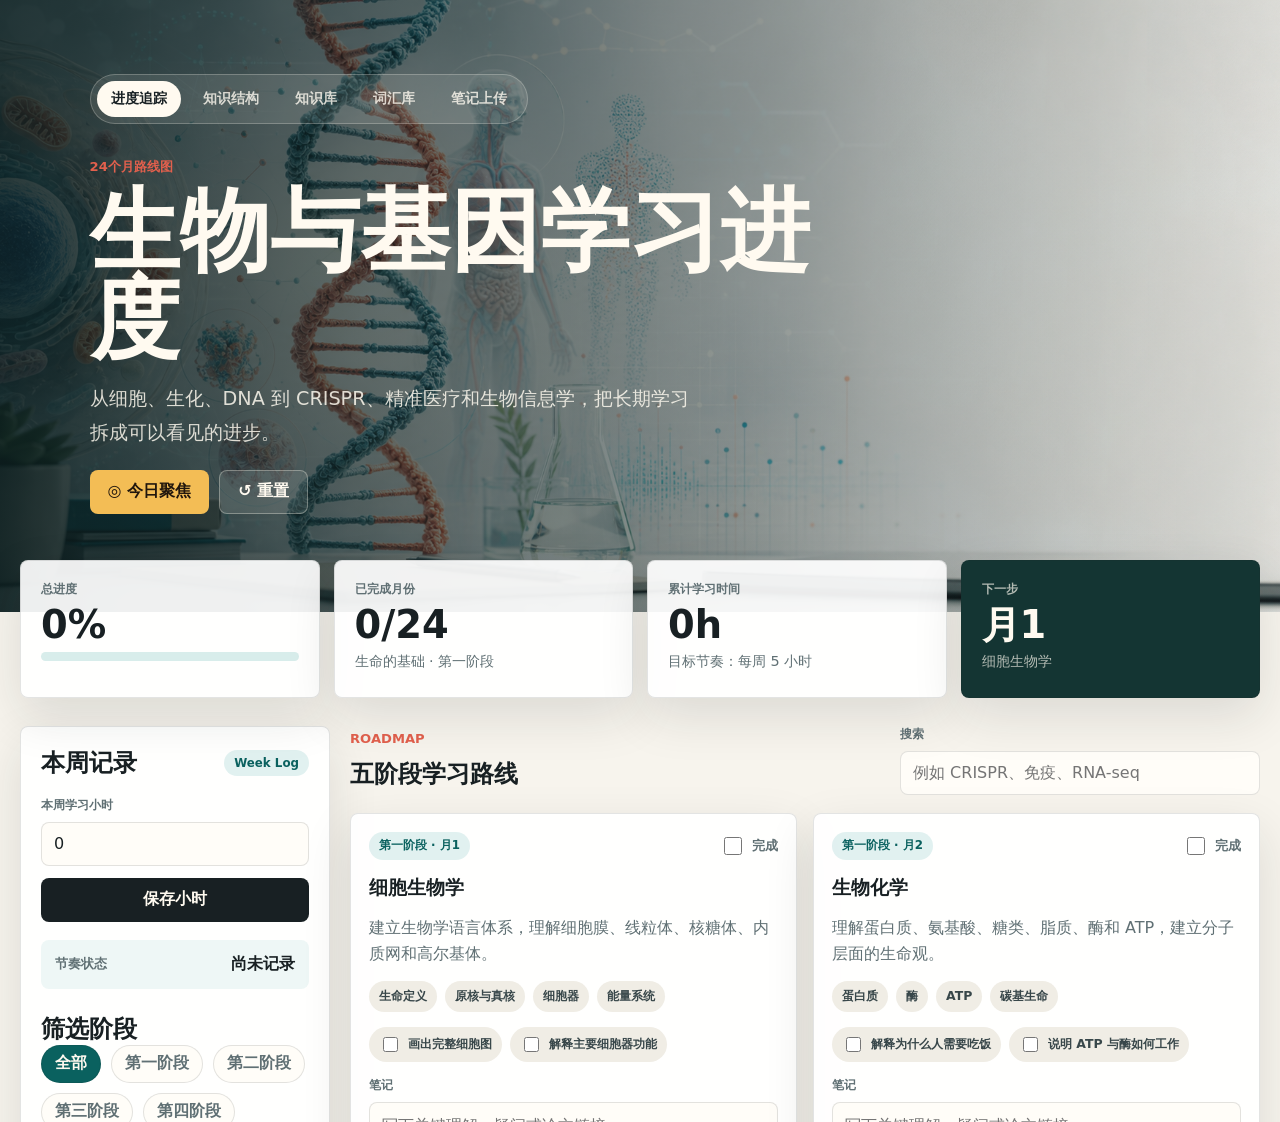
<file: index.html>
<!doctype html>
<html lang="zh-CN">
  <head>
    <meta charset="utf-8" />
    <meta http-equiv="refresh" content="0; url=outputs/index.html" />
    <meta name="viewport" content="width=device-width, initial-scale=1" />
    <title>Biology Study Tracker</title>
  </head>
  <body>
    <p><a href="outputs/index.html">Open Biology Study Tracker</a></p>
  </body>
</html>
</file>
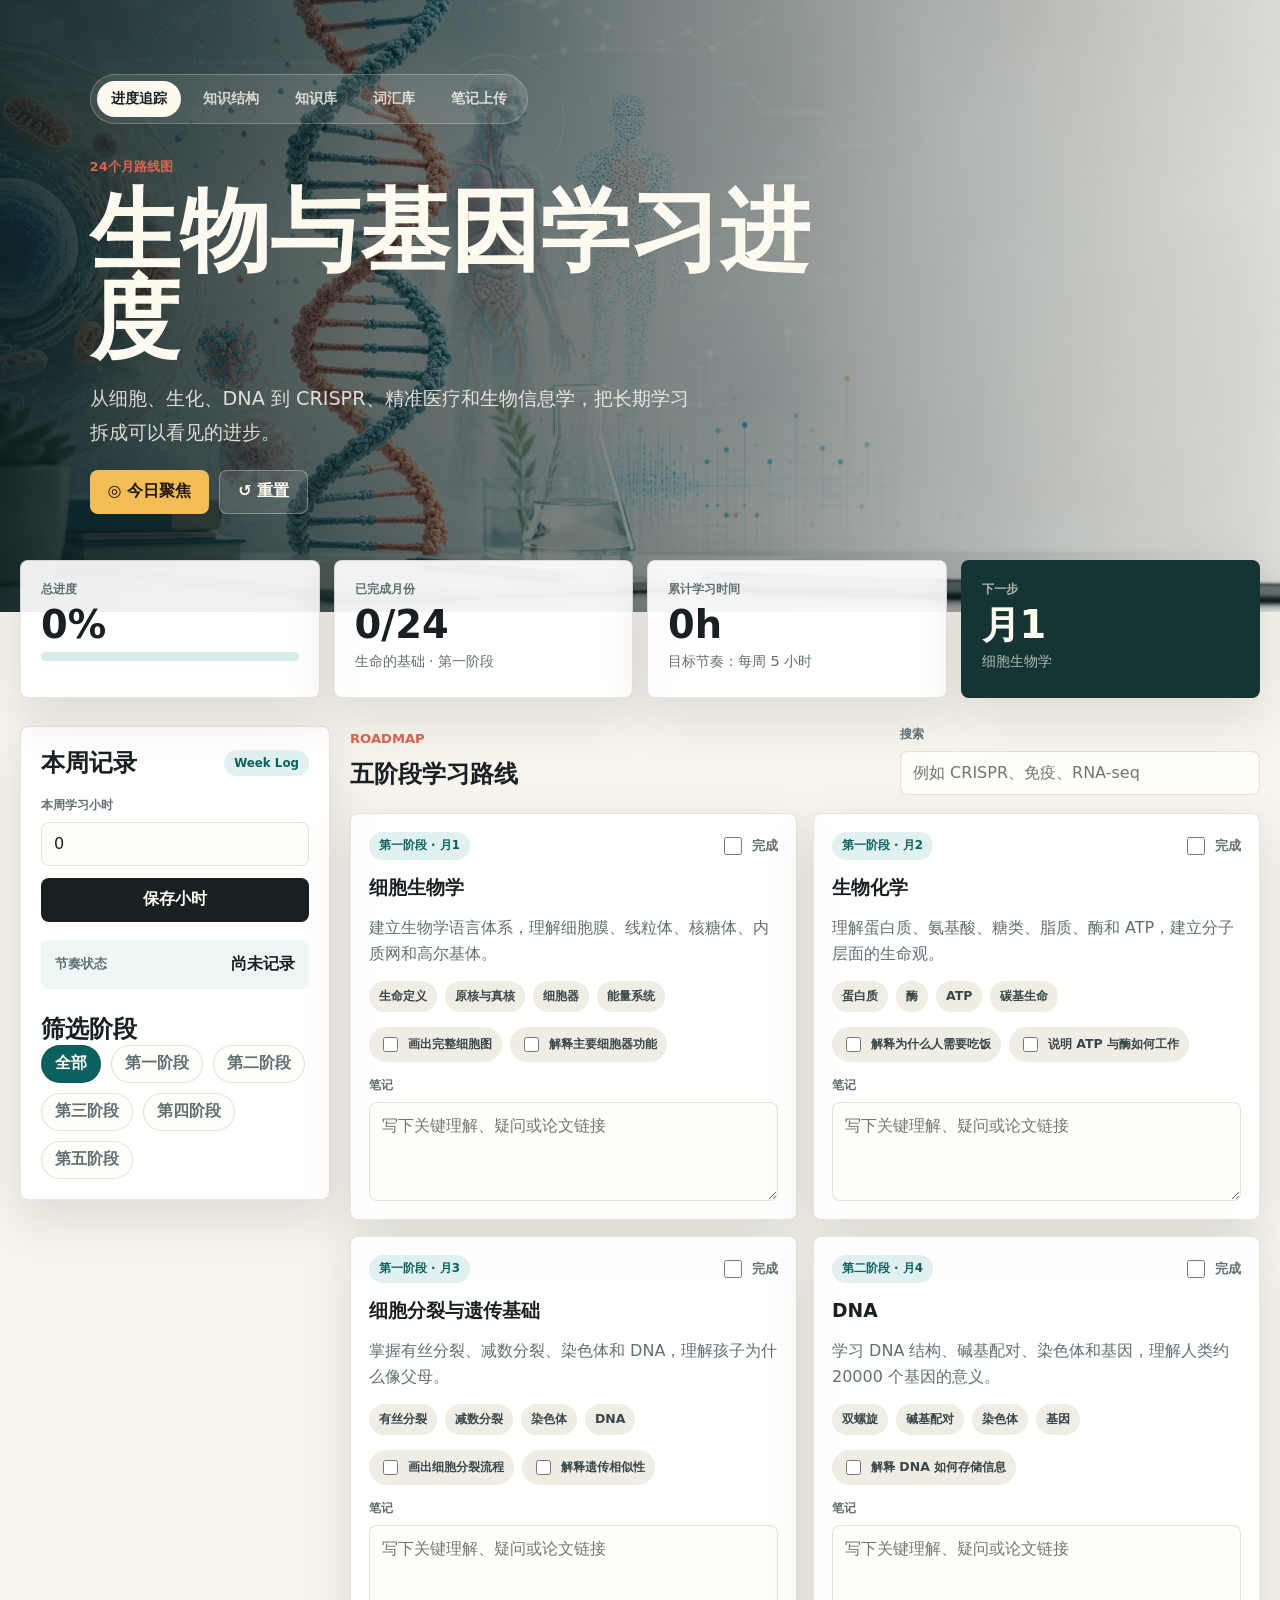
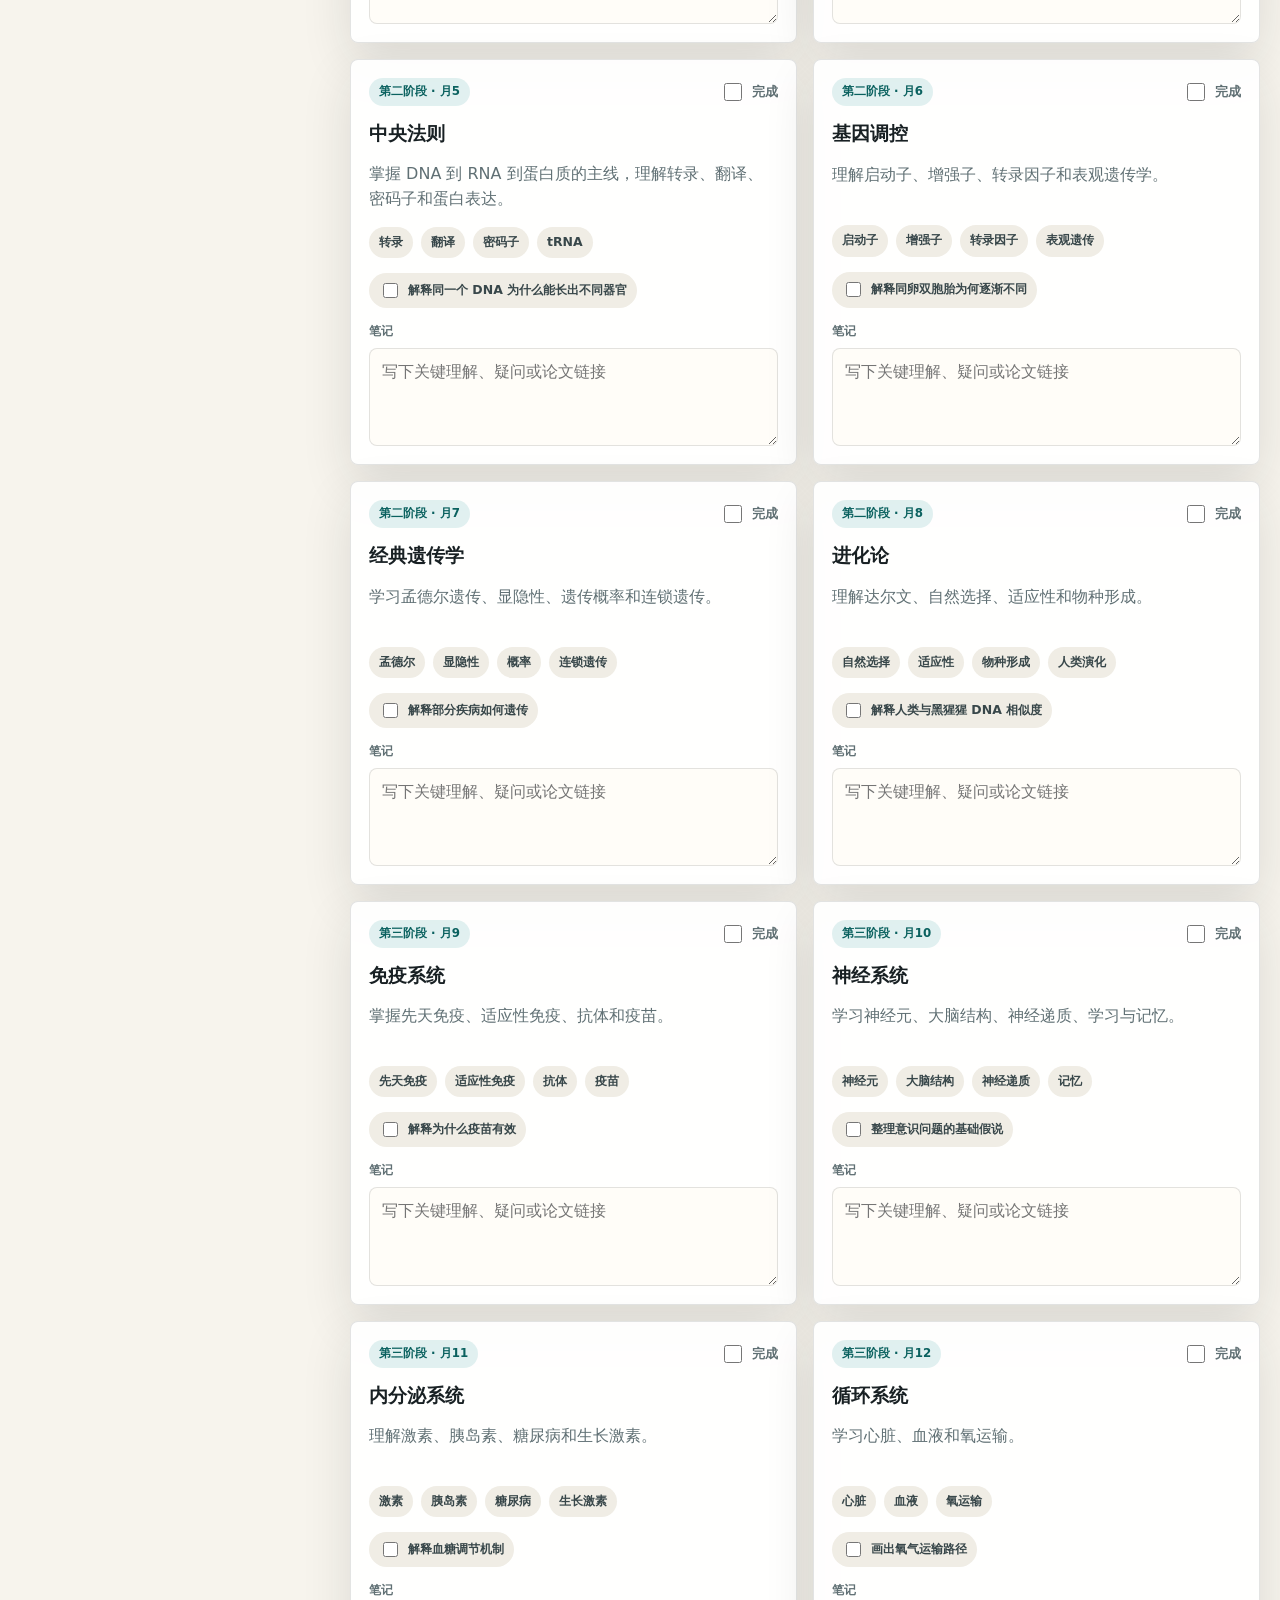
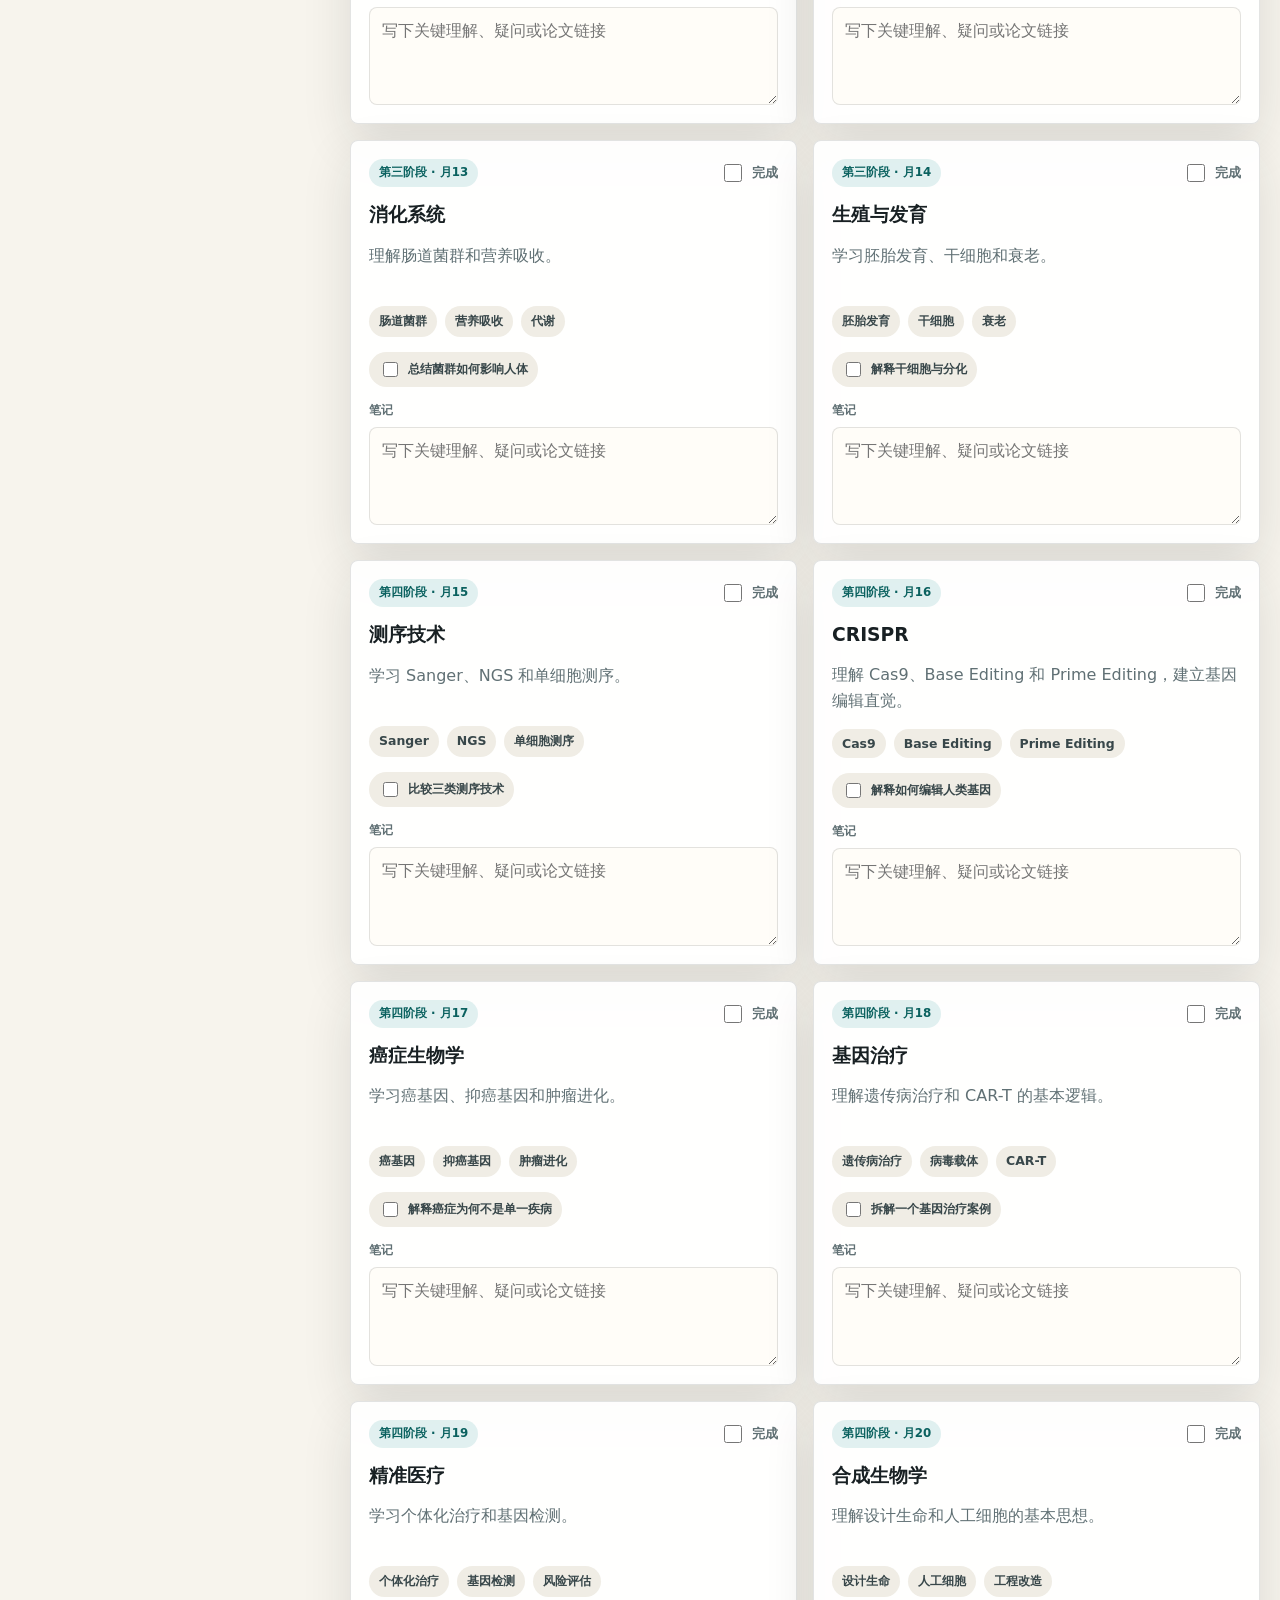
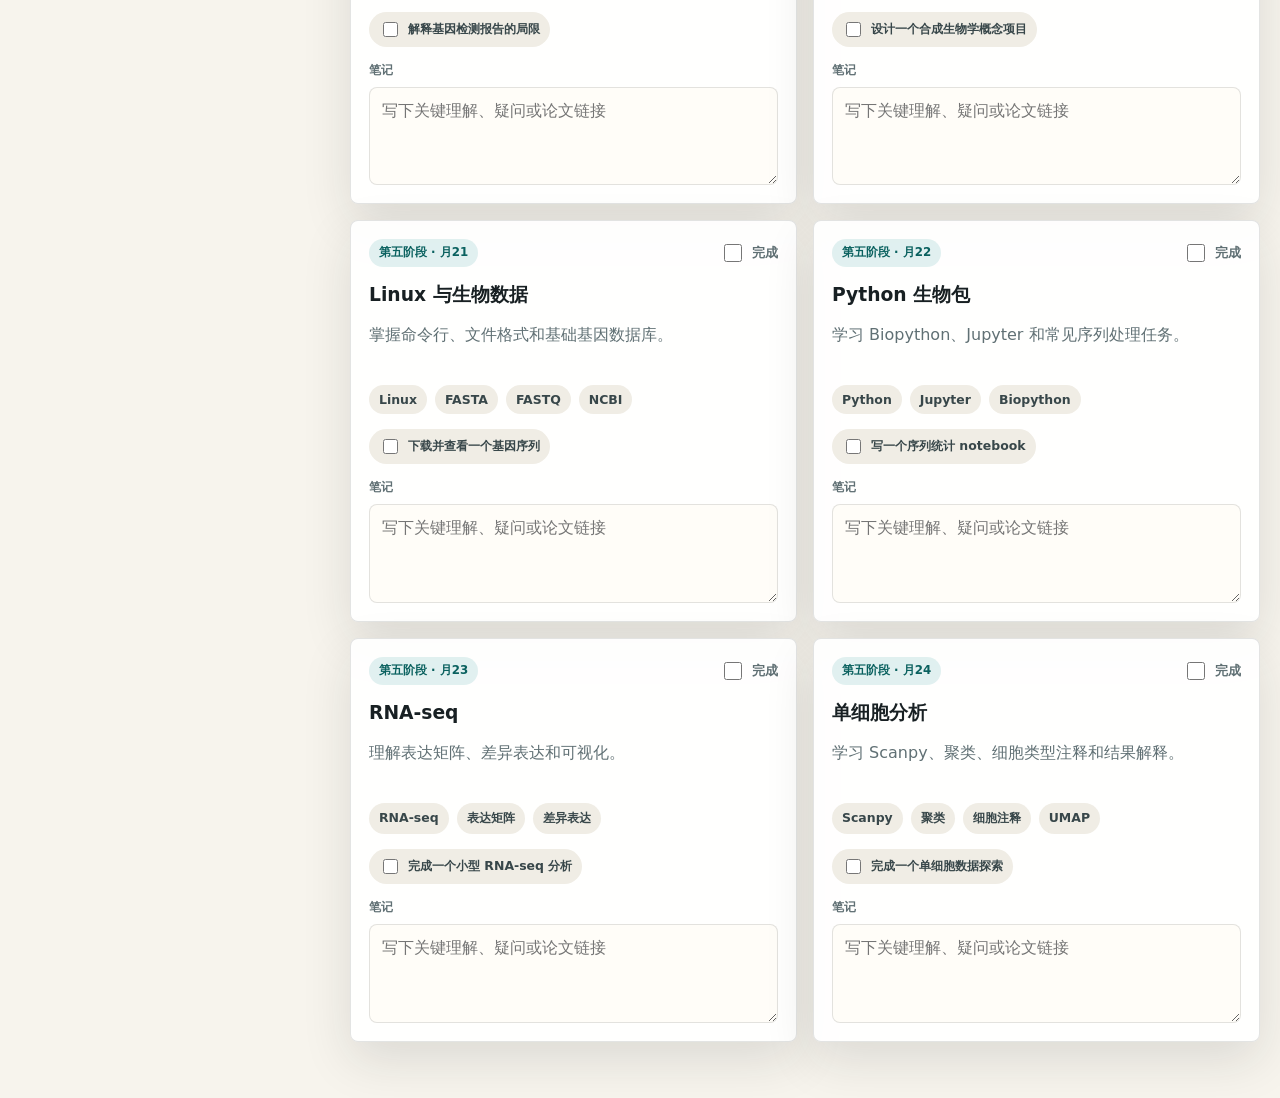
<file: outputs/index.html>
<!doctype html>
<html lang="zh-CN">
  <head>
    <meta charset="utf-8" />
    <meta name="viewport" content="width=device-width, initial-scale=1" />
    <title>两年生物与基因学习进度</title>
    <link rel="stylesheet" href="styles.css" />
  </head>
  <body>
    <main class="app-shell">
      <section class="hero">
        <img class="hero__image" src="assets/biology-roadmap-hero.png" alt="" />
        <div class="hero__overlay"></div>
        <div class="hero__content">
          <nav class="top-nav" aria-label="页面导航">
            <a class="top-nav__link is-active" href="index.html">进度追踪</a>
            <a class="top-nav__link" href="knowledge.html">知识结构</a>
            <a class="top-nav__link" href="resources.html">知识库</a>
            <a class="top-nav__link" href="vocabulary.html">词汇库</a>
            <a class="top-nav__link" href="notes.html">笔记上传</a>
          </nav>
          <p class="eyebrow">24个月路线图</p>
          <h1>生物与基因学习进度</h1>
          <p class="hero__copy">
            从细胞、生化、DNA 到 CRISPR、精准医疗和生物信息学，把长期学习拆成可以看见的进步。
          </p>
          <div class="hero__actions">
            <button class="button button--primary" id="focusToday" type="button">
              <span aria-hidden="true">◎</span>
              今日聚焦
            </button>
            <button class="button button--ghost" id="resetProgress" type="button">
              <span aria-hidden="true">↺</span>
              重置
            </button>
          </div>
        </div>
      </section>

      <section class="summary" aria-label="学习进度概览">
        <article class="metric">
          <span class="metric__label">总进度</span>
          <strong id="overallPercent">0%</strong>
          <div class="bar"><span id="overallBar"></span></div>
        </article>
        <article class="metric">
          <span class="metric__label">已完成月份</span>
          <strong><span id="completedMonths">0</span>/24</strong>
          <div class="metric__note" id="currentPhase">准备开始</div>
        </article>
        <article class="metric">
          <span class="metric__label">累计学习时间</span>
          <strong><span id="totalHours">0</span>h</strong>
          <div class="metric__note">目标节奏：每周 5 小时</div>
        </article>
        <article class="metric metric--accent">
          <span class="metric__label">下一步</span>
          <strong id="nextMonth">月1</strong>
          <div class="metric__note" id="nextTopic">细胞生物学</div>
        </article>
      </section>

      <section class="planner">
        <aside class="panel controls" aria-label="学习设置">
          <div class="panel__header">
            <h2>本周记录</h2>
            <span class="pill">Week Log</span>
          </div>
          <label class="field">
            <span>本周学习小时</span>
            <input id="weekHours" min="0" max="40" step="0.5" type="number" value="0" />
          </label>
          <button class="button button--dark" id="saveHours" type="button">保存小时</button>
          <div class="streak">
            <span>节奏状态</span>
            <strong id="paceStatus">尚未记录</strong>
          </div>

          <div class="panel__header panel__header--spaced">
            <h2>筛选阶段</h2>
          </div>
          <div class="phase-tabs" id="phaseTabs" role="tablist" aria-label="阶段筛选"></div>
        </aside>

        <section class="roadmap" aria-label="学习路线">
          <div class="roadmap__top">
            <div>
              <p class="eyebrow">Roadmap</p>
              <h2>五阶段学习路线</h2>
            </div>
            <label class="search">
              <span>搜索</span>
              <input id="searchInput" type="search" placeholder="例如 CRISPR、免疫、RNA-seq" />
            </label>
          </div>
          <div class="month-grid" id="monthGrid"></div>
        </section>
      </section>
    </main>

    <template id="monthTemplate">
      <article class="month-card">
        <div class="month-card__top">
          <span class="month-card__badge"></span>
          <label class="done-toggle">
            <input class="month-complete" type="checkbox" />
            <span>完成</span>
          </label>
        </div>
        <h3></h3>
        <p class="month-card__goal"></p>
        <div class="chips"></div>
        <div class="outputs"></div>
        <label class="notes">
          <span>笔记</span>
          <textarea rows="3" placeholder="写下关键理解、疑问或论文链接"></textarea>
        </label>
      </article>
    </template>

    <script src="app.js"></script>
  </body>
</html>
</file>
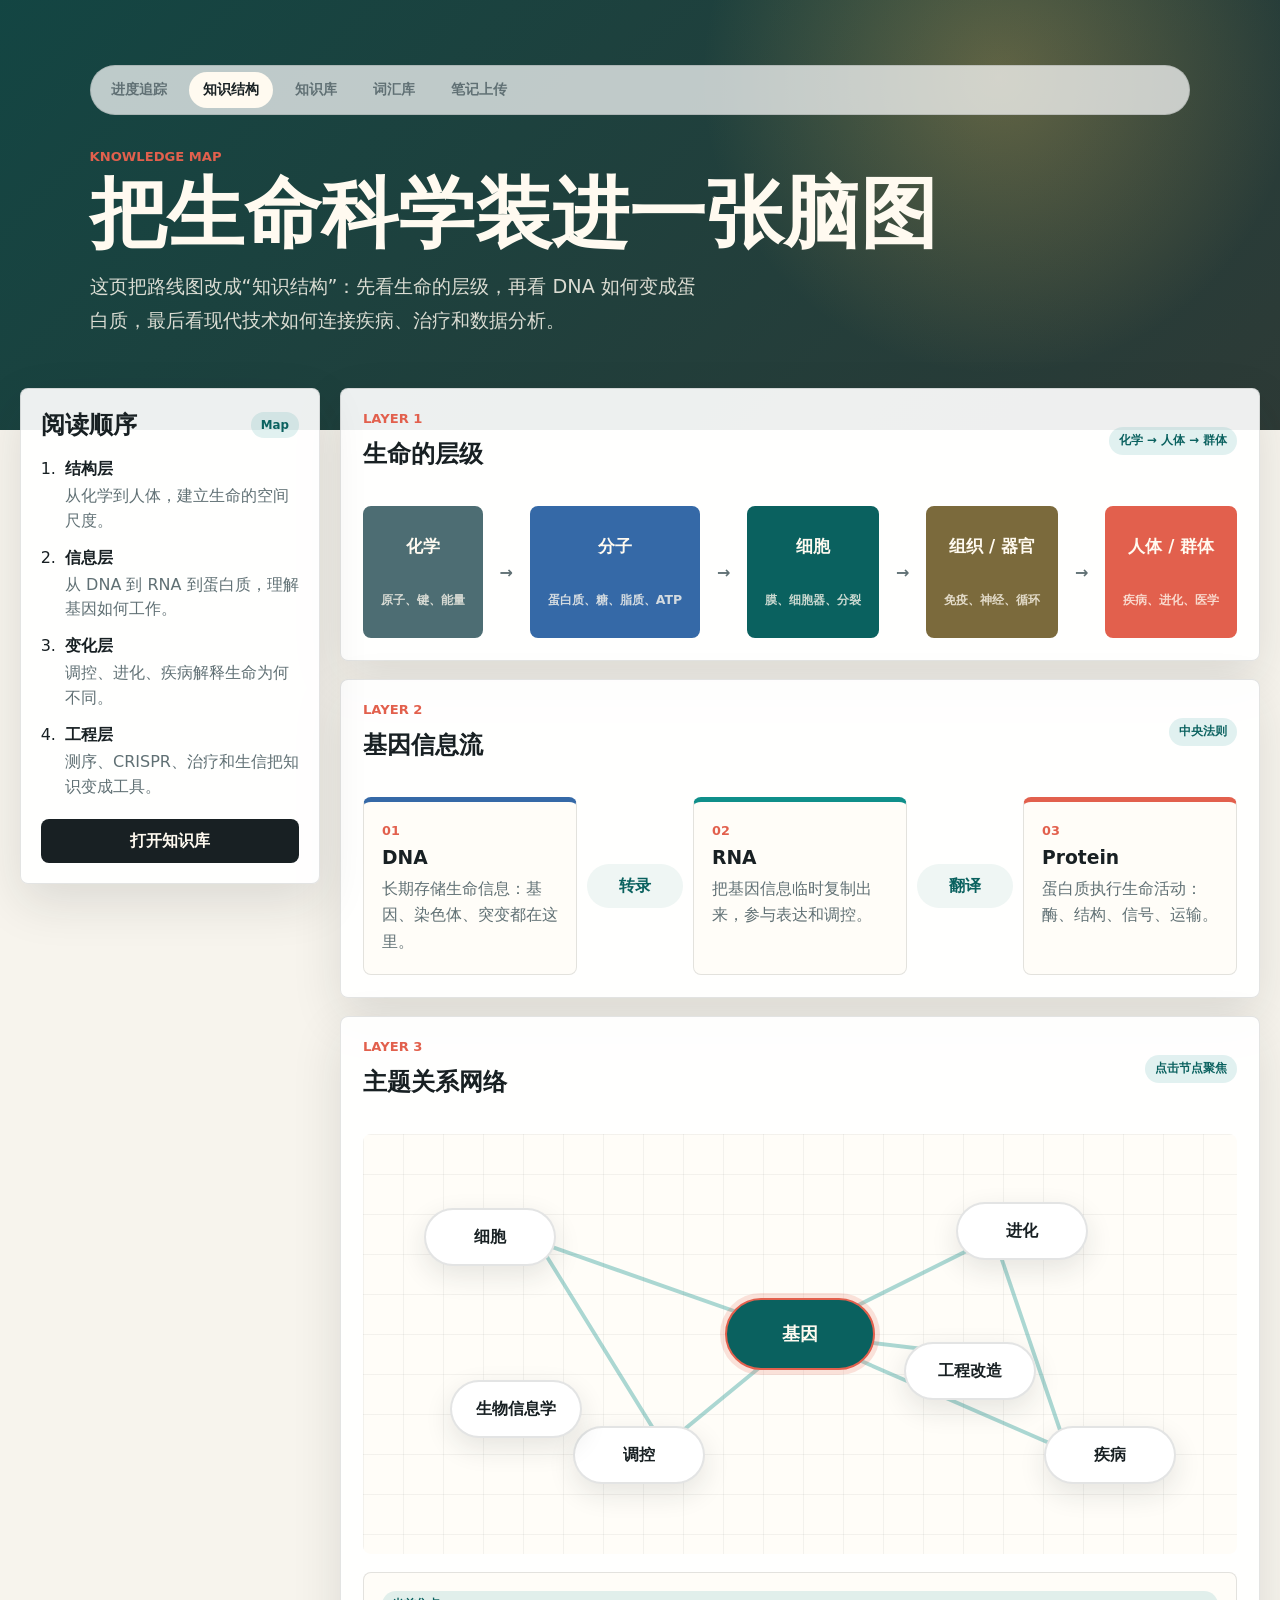
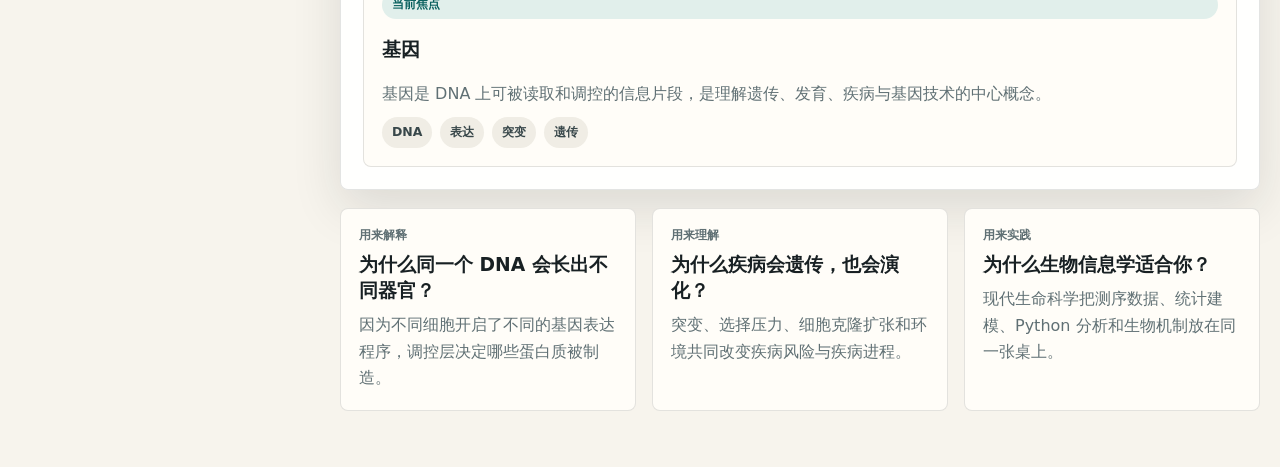
<file: outputs/knowledge.html>
<!doctype html>
<html lang="zh-CN">
  <head>
    <meta charset="utf-8" />
    <meta name="viewport" content="width=device-width, initial-scale=1" />
    <title>生物与基因知识结构</title>
    <link rel="stylesheet" href="styles.css" />
  </head>
  <body>
    <main class="app-shell">
      <section class="knowledge-hero">
        <nav class="top-nav top-nav--light" aria-label="页面导航">
          <a class="top-nav__link" href="index.html">进度追踪</a>
          <a class="top-nav__link is-active" href="knowledge.html">知识结构</a>
          <a class="top-nav__link" href="resources.html">知识库</a>
          <a class="top-nav__link" href="vocabulary.html">词汇库</a>
          <a class="top-nav__link" href="notes.html">笔记上传</a>
        </nav>
        <div>
          <p class="eyebrow">Knowledge Map</p>
          <h1>把生命科学装进一张脑图</h1>
          <p class="hero__copy">
            这页把路线图改成“知识结构”：先看生命的层级，再看 DNA 如何变成蛋白质，最后看现代技术如何连接疾病、治疗和数据分析。
          </p>
        </div>
      </section>

      <section class="knowledge-layout">
        <aside class="panel map-legend">
          <div class="panel__header">
            <h2>阅读顺序</h2>
            <span class="pill">Map</span>
          </div>
          <ol class="legend-list">
            <li><strong>结构层</strong><span>从化学到人体，建立生命的空间尺度。</span></li>
            <li><strong>信息层</strong><span>从 DNA 到 RNA 到蛋白质，理解基因如何工作。</span></li>
            <li><strong>变化层</strong><span>调控、进化、疾病解释生命为何不同。</span></li>
            <li><strong>工程层</strong><span>测序、CRISPR、治疗和生信把知识变成工具。</span></li>
          </ol>
          <a class="button button--dark nav-button" href="resources.html">打开知识库</a>
        </aside>

        <section class="knowledge-main">
          <section class="map-section">
            <div class="roadmap__top">
              <div>
                <p class="eyebrow">Layer 1</p>
                <h2>生命的层级</h2>
              </div>
              <span class="pill">化学 → 人体 → 群体</span>
            </div>
            <div class="layer-map" aria-label="生命科学层级图">
              <div class="layer-node level-1">化学<span>原子、键、能量</span></div>
              <div class="map-arrow">→</div>
              <div class="layer-node level-2">分子<span>蛋白质、糖、脂质、ATP</span></div>
              <div class="map-arrow">→</div>
              <div class="layer-node level-3">细胞<span>膜、细胞器、分裂</span></div>
              <div class="map-arrow">→</div>
              <div class="layer-node level-4">组织 / 器官<span>免疫、神经、循环</span></div>
              <div class="map-arrow">→</div>
              <div class="layer-node level-5">人体 / 群体<span>疾病、进化、医学</span></div>
            </div>
          </section>

          <section class="map-section">
            <div class="roadmap__top">
              <div>
                <p class="eyebrow">Layer 2</p>
                <h2>基因信息流</h2>
              </div>
              <span class="pill">中央法则</span>
            </div>
            <div class="central-dogma" aria-label="中央法则流程图">
              <article class="dogma-card dna">
                <span>01</span>
                <h3>DNA</h3>
                <p>长期存储生命信息：基因、染色体、突变都在这里。</p>
              </article>
              <div class="dogma-flow">转录</div>
              <article class="dogma-card rna">
                <span>02</span>
                <h3>RNA</h3>
                <p>把基因信息临时复制出来，参与表达和调控。</p>
              </article>
              <div class="dogma-flow">翻译</div>
              <article class="dogma-card protein">
                <span>03</span>
                <h3>Protein</h3>
                <p>蛋白质执行生命活动：酶、结构、信号、运输。</p>
              </article>
            </div>
          </section>

          <section class="map-section">
            <div class="roadmap__top">
              <div>
                <p class="eyebrow">Layer 3</p>
                <h2>主题关系网络</h2>
              </div>
              <span class="pill">点击节点聚焦</span>
            </div>
            <div class="concept-board" id="conceptBoard" aria-label="生物与基因主题关系网络">
              <button class="concept-node core is-selected" data-focus="gene">基因</button>
              <button class="concept-node" data-focus="cell">细胞</button>
              <button class="concept-node" data-focus="regulation">调控</button>
              <button class="concept-node" data-focus="evolution">进化</button>
              <button class="concept-node" data-focus="disease">疾病</button>
              <button class="concept-node" data-focus="engineering">工程改造</button>
              <button class="concept-node" data-focus="data">生物信息学</button>
              <svg class="concept-lines" viewBox="0 0 900 420" aria-hidden="true">
                <path d="M450 200 L180 105 L310 315 L450 200 L650 100 L725 320 L450 200 L660 225" />
              </svg>
            </div>
            <article class="focus-card" id="focusCard">
              <span class="pill">当前焦点</span>
              <h3>基因</h3>
              <p>基因是 DNA 上可被读取和调控的信息片段，是理解遗传、发育、疾病与基因技术的中心概念。</p>
              <div class="chips">
                <span class="chip">DNA</span>
                <span class="chip">表达</span>
                <span class="chip">突变</span>
                <span class="chip">遗传</span>
              </div>
            </article>
          </section>

          <section class="knowledge-cards">
            <article class="knowledge-card">
              <span class="metric__label">用来解释</span>
              <h3>为什么同一个 DNA 会长出不同器官？</h3>
              <p>因为不同细胞开启了不同的基因表达程序，调控层决定哪些蛋白质被制造。</p>
            </article>
            <article class="knowledge-card">
              <span class="metric__label">用来理解</span>
              <h3>为什么疾病会遗传，也会演化？</h3>
              <p>突变、选择压力、细胞克隆扩张和环境共同改变疾病风险与疾病进程。</p>
            </article>
            <article class="knowledge-card">
              <span class="metric__label">用来实践</span>
              <h3>为什么生物信息学适合你？</h3>
              <p>现代生命科学把测序数据、统计建模、Python 分析和生物机制放在同一张桌上。</p>
            </article>
          </section>
        </section>
      </section>
    </main>
    <script src="knowledge.js"></script>
  </body>
</html>
</file>
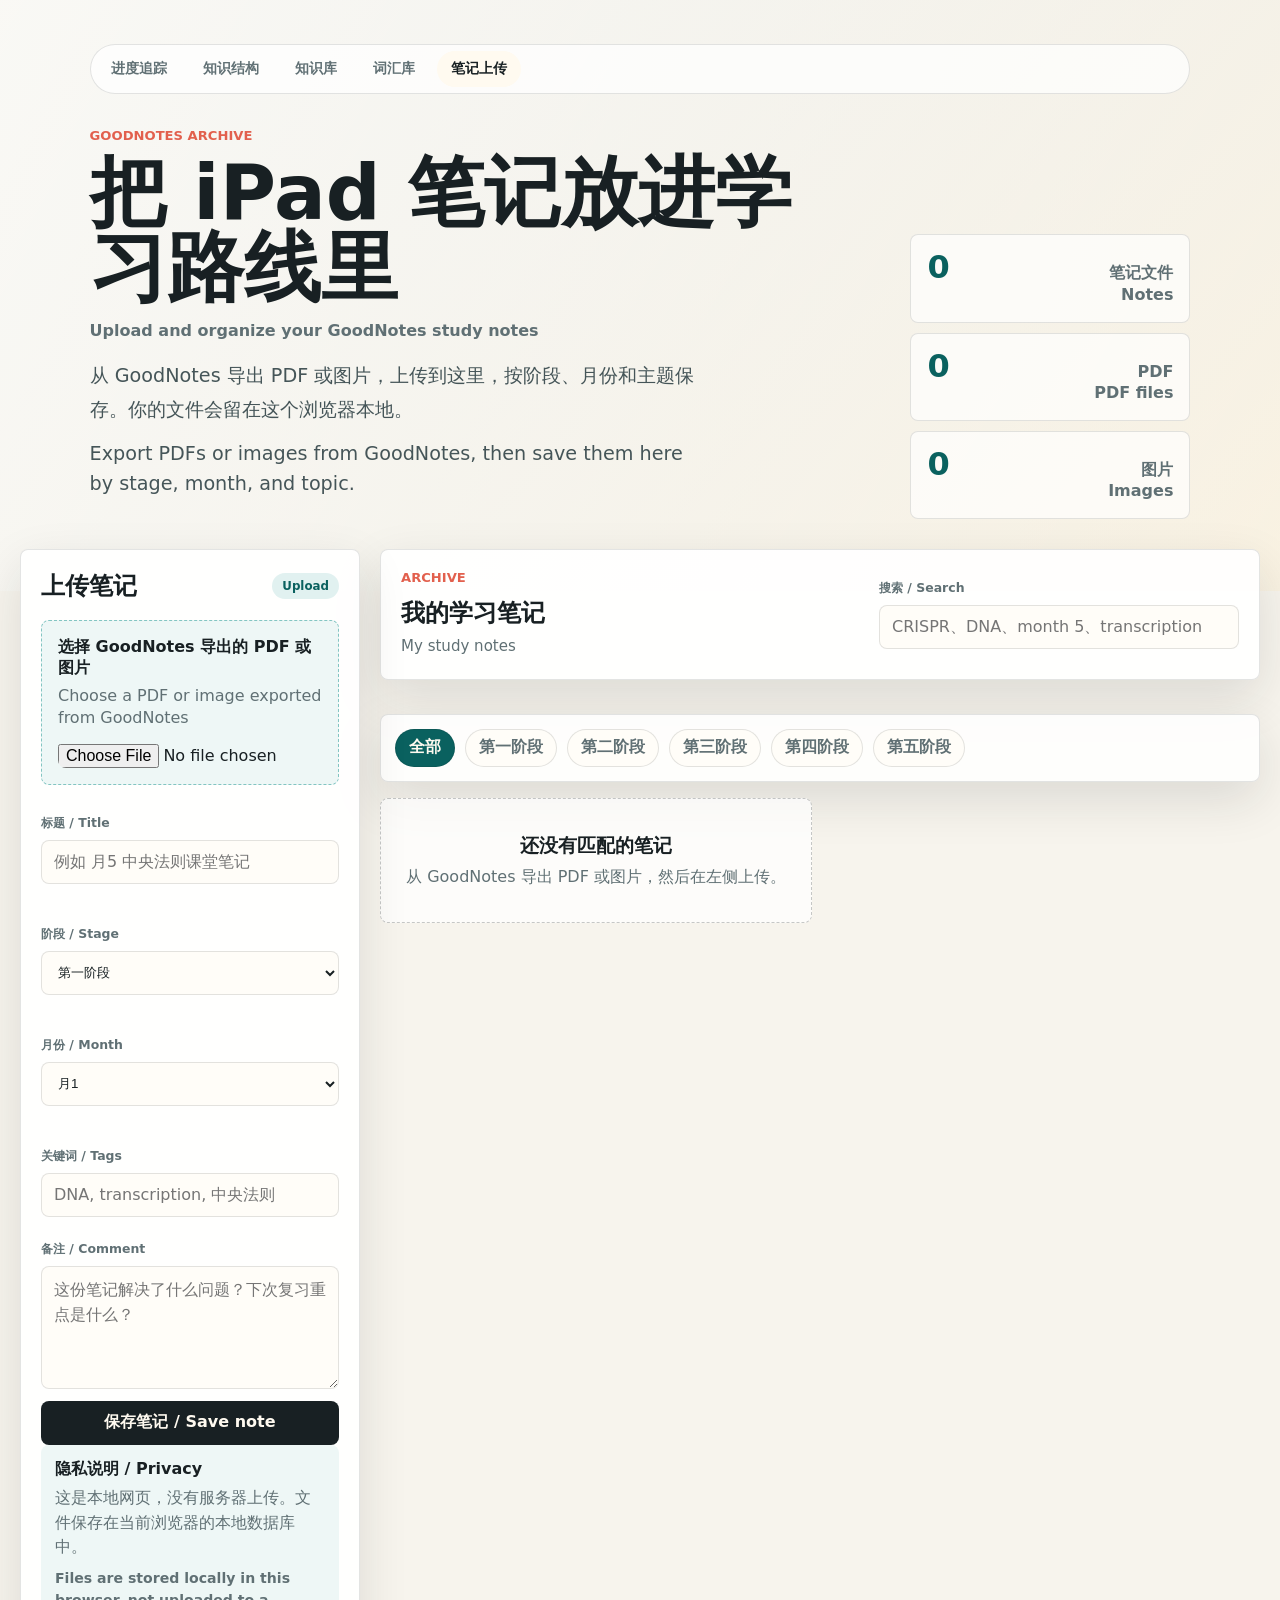
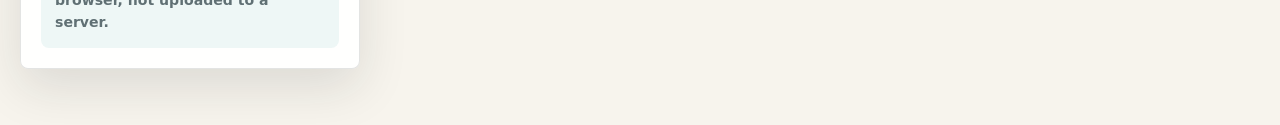
<file: outputs/notes.html>
<!doctype html>
<html lang="zh-CN">
  <head>
    <meta charset="utf-8" />
    <meta name="viewport" content="width=device-width, initial-scale=1" />
    <title>学习笔记上传</title>
    <link rel="stylesheet" href="styles.css" />
  </head>
  <body>
    <main class="app-shell">
      <section class="notes-hero">
        <nav class="top-nav top-nav--light" aria-label="页面导航">
          <a class="top-nav__link" href="index.html">进度追踪</a>
          <a class="top-nav__link" href="knowledge.html">知识结构</a>
          <a class="top-nav__link" href="resources.html">知识库</a>
          <a class="top-nav__link" href="vocabulary.html">词汇库</a>
          <a class="top-nav__link is-active" href="notes.html">笔记上传</a>
        </nav>
        <div class="resources-hero__grid">
          <div>
            <p class="eyebrow">GoodNotes Archive</p>
            <h1>把 iPad 笔记放进学习路线里</h1>
            <p class="english-line">Upload and organize your GoodNotes study notes</p>
            <p class="hero__copy">
              从 GoodNotes 导出 PDF 或图片，上传到这里，按阶段、月份和主题保存。你的文件会留在这个浏览器本地。
            </p>
            <p class="hero__copy hero__copy--en">
              Export PDFs or images from GoodNotes, then save them here by stage, month, and topic.
            </p>
          </div>
          <div class="library-stats" aria-label="笔记统计">
            <span><strong id="noteCount">0</strong><em>笔记文件<br />Notes</em></span>
            <span><strong id="pdfCount">0</strong><em>PDF<br />PDF files</em></span>
            <span><strong id="imageCount">0</strong><em>图片<br />Images</em></span>
          </div>
        </div>
      </section>

      <section class="notes-layout">
        <aside class="panel notes-uploader">
          <div class="panel__header">
            <h2>上传笔记</h2>
            <span class="pill">Upload</span>
          </div>
          <form class="term-form" id="noteForm">
            <label class="upload-zone" for="noteFile">
              <span>选择 GoodNotes 导出的 PDF 或图片</span>
              <em>Choose a PDF or image exported from GoodNotes</em>
              <input id="noteFile" type="file" accept=".pdf,image/*" required />
            </label>
            <label class="field">
              <span>标题 / Title</span>
              <input id="noteTitle" type="text" placeholder="例如 月5 中央法则课堂笔记" />
            </label>
            <label class="field">
              <span>阶段 / Stage</span>
              <select id="noteStage">
                <option>第一阶段</option>
                <option>第二阶段</option>
                <option>第三阶段</option>
                <option>第四阶段</option>
                <option>第五阶段</option>
              </select>
            </label>
            <label class="field">
              <span>月份 / Month</span>
              <select id="noteMonth"></select>
            </label>
            <label class="field">
              <span>关键词 / Tags</span>
              <input id="noteTags" type="text" placeholder="DNA, transcription, 中央法则" />
            </label>
            <label class="notes">
              <span>备注 / Comment</span>
              <textarea id="noteComment" rows="4" placeholder="这份笔记解决了什么问题？下次复习重点是什么？"></textarea>
            </label>
            <button class="button button--dark" type="submit">保存笔记 / Save note</button>
          </form>
          <div class="local-note">
            <strong>隐私说明 / Privacy</strong>
            <p>这是本地网页，没有服务器上传。文件保存在当前浏览器的本地数据库中。</p>
            <p class="english-line">Files are stored locally in this browser, not uploaded to a server.</p>
          </div>
        </aside>

        <section class="notes-main">
          <div class="roadmap__top library-heading">
            <div>
              <p class="eyebrow">Archive</p>
              <h2>我的学习笔记</h2>
              <p class="section-subtitle">My study notes</p>
            </div>
            <label class="search vocab-search">
              <span>搜索 / Search</span>
              <input id="noteSearch" type="search" placeholder="CRISPR、DNA、month 5、transcription" />
            </label>
          </div>
          <div class="phase-tabs vocab-tabs" id="noteTabs" role="tablist" aria-label="笔记阶段筛选"></div>
          <div class="note-grid" id="noteGrid"></div>
        </section>
      </section>
    </main>

    <template id="noteTemplate">
      <article class="note-card">
        <div class="note-card__top">
          <span class="note-stage"></span>
          <button class="term-delete note-delete" type="button" aria-label="删除笔记">×</button>
        </div>
        <div class="note-preview"></div>
        <h3></h3>
        <p class="note-meta"></p>
        <p class="note-comment"></p>
        <div class="chips note-tags"></div>
        <a class="button button--dark nav-button note-open" href="#" target="_blank" rel="noreferrer">打开笔记 / Open</a>
      </article>
    </template>

    <script src="notes.js"></script>
  </body>
</html>
</file>
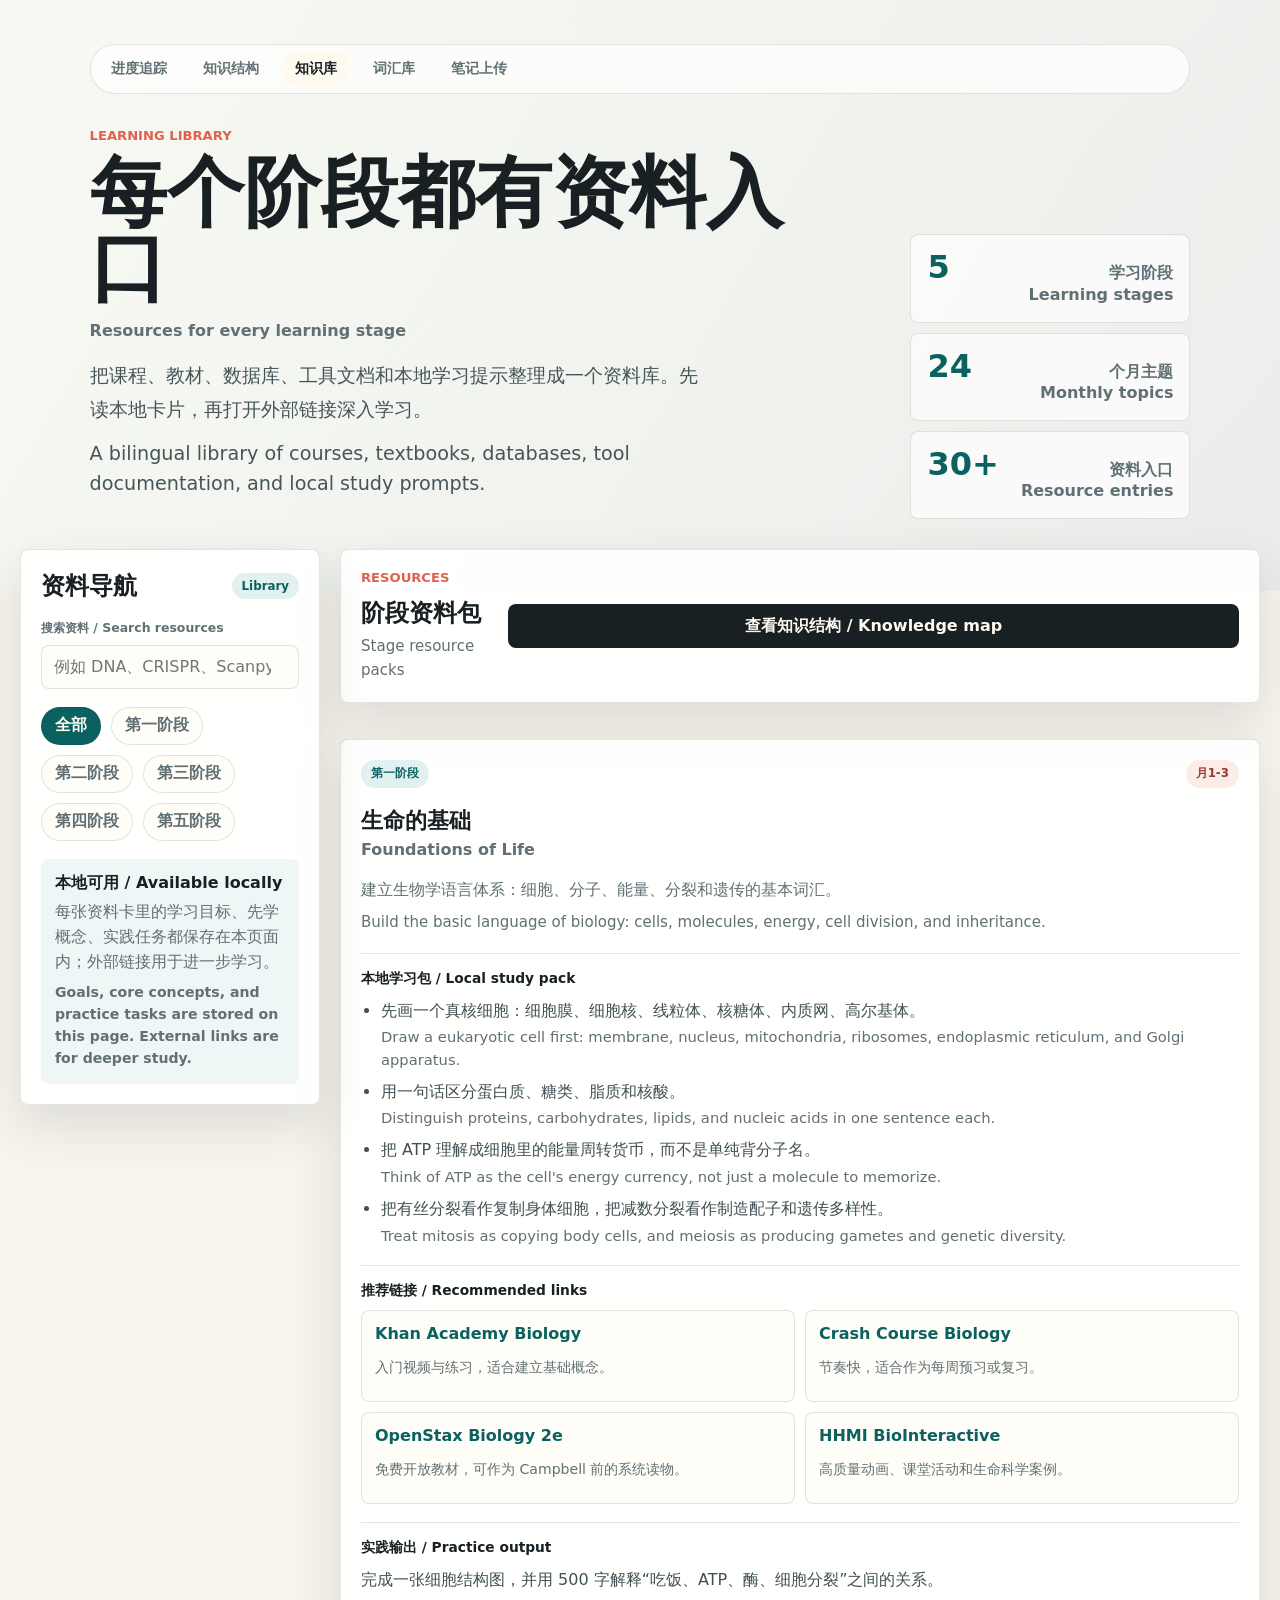
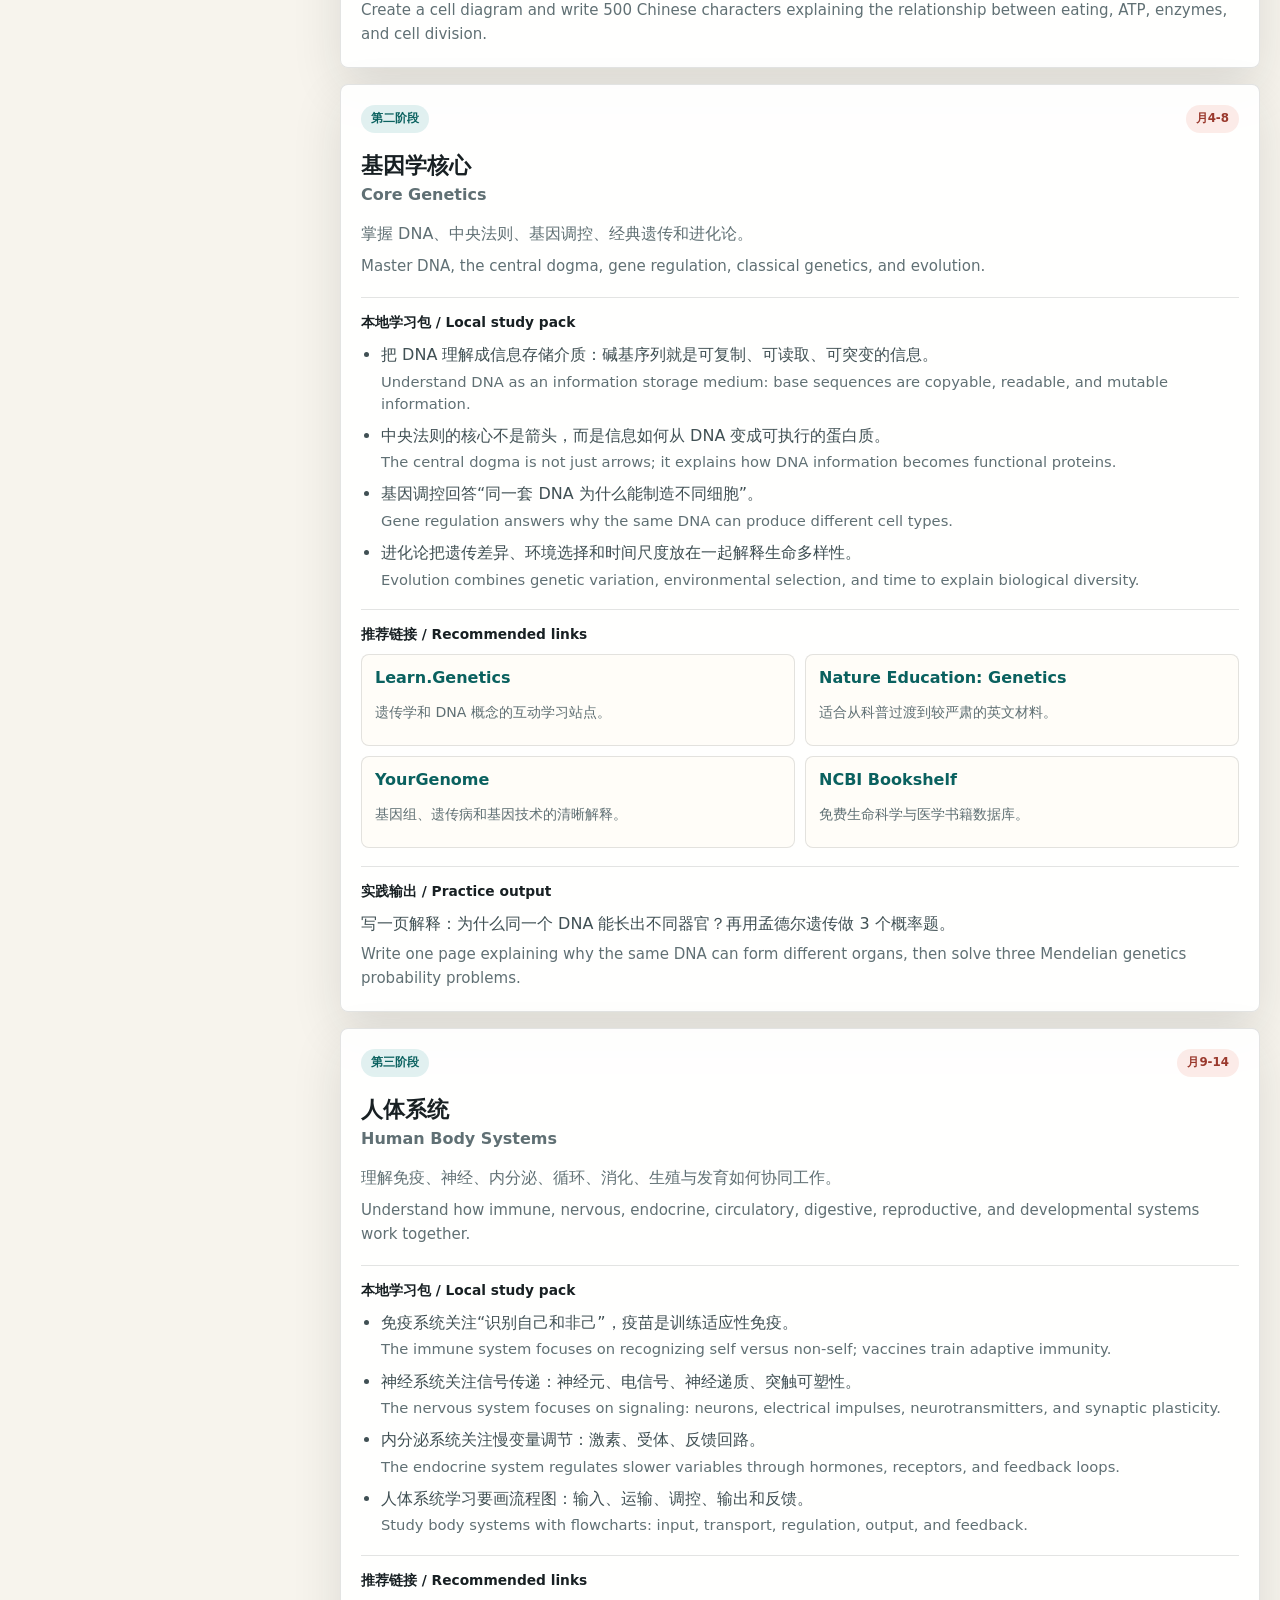
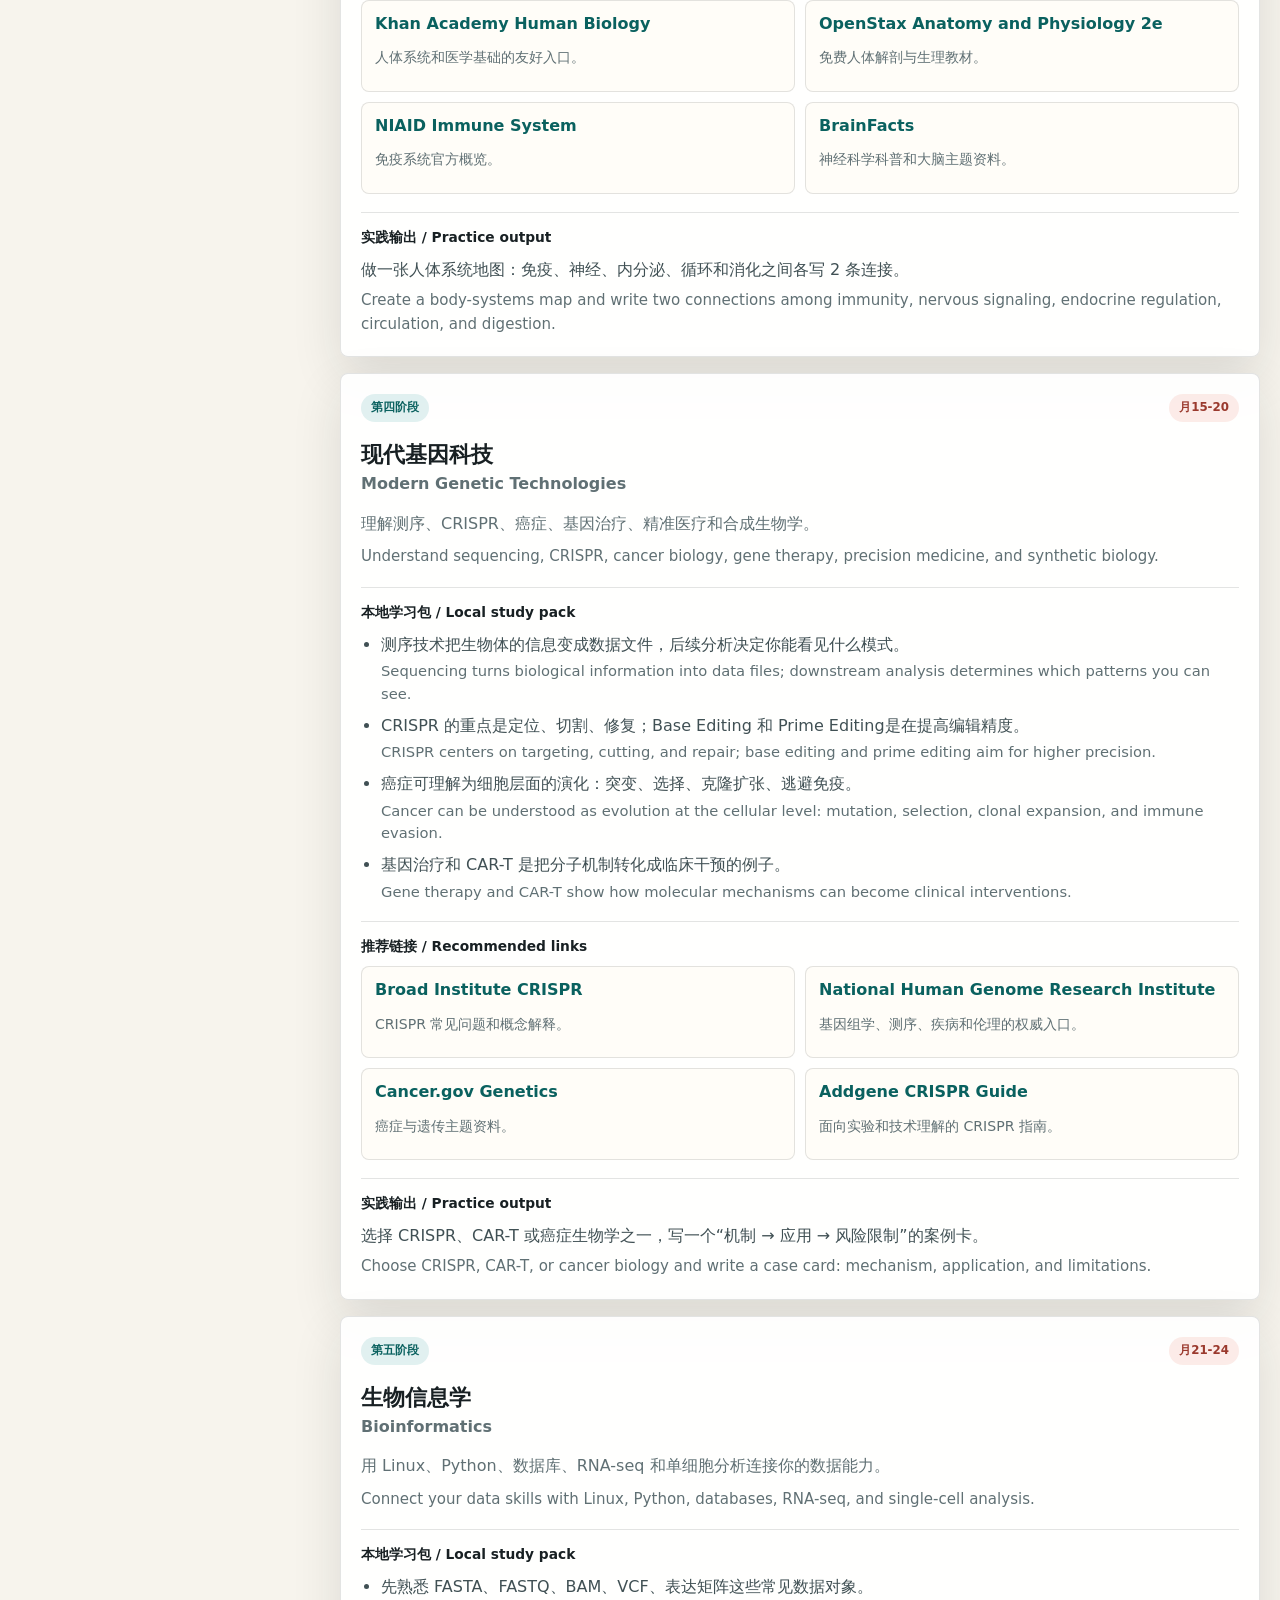
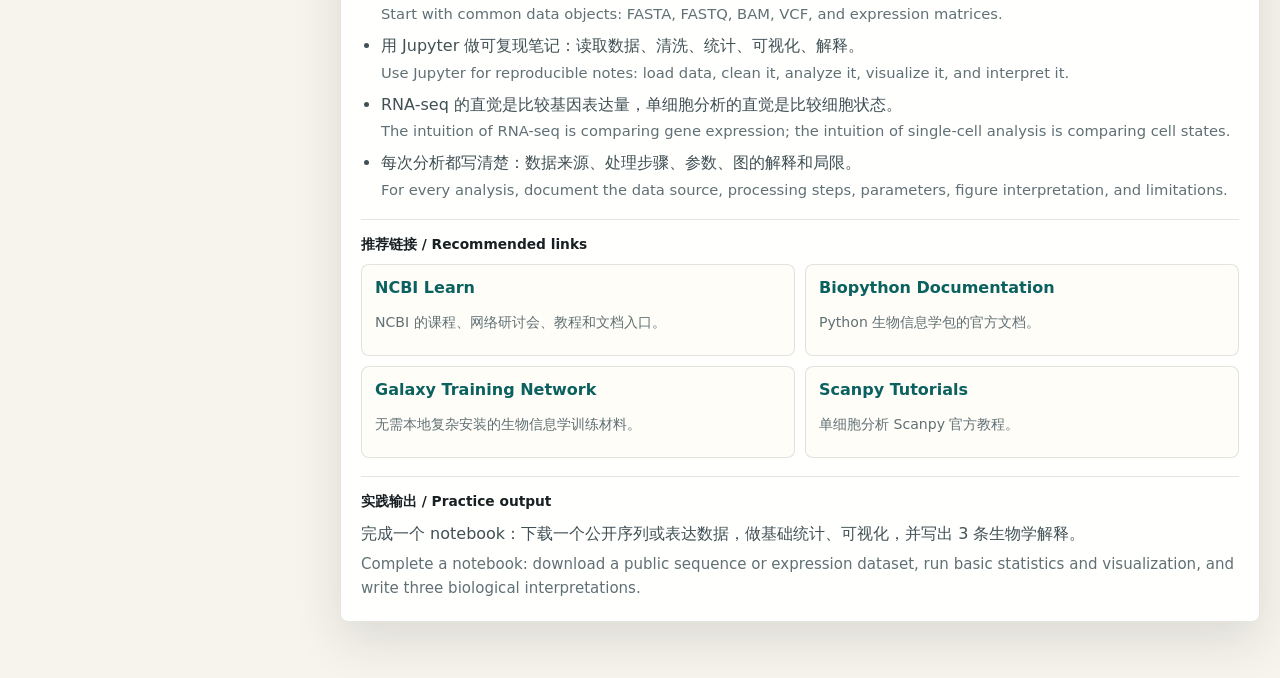
<file: outputs/resources.html>
<!doctype html>
<html lang="zh-CN">
  <head>
    <meta charset="utf-8" />
    <meta name="viewport" content="width=device-width, initial-scale=1" />
    <title>生物与基因学习知识库</title>
    <link rel="stylesheet" href="styles.css" />
  </head>
  <body>
    <main class="app-shell">
      <section class="resources-hero">
        <nav class="top-nav top-nav--light" aria-label="页面导航">
          <a class="top-nav__link" href="index.html">进度追踪</a>
          <a class="top-nav__link" href="knowledge.html">知识结构</a>
          <a class="top-nav__link is-active" href="resources.html">知识库</a>
          <a class="top-nav__link" href="vocabulary.html">词汇库</a>
          <a class="top-nav__link" href="notes.html">笔记上传</a>
        </nav>
        <div class="resources-hero__grid">
          <div>
            <p class="eyebrow">Learning Library</p>
            <h1>每个阶段都有资料入口</h1>
            <p class="english-line">Resources for every learning stage</p>
            <p class="hero__copy">
              把课程、教材、数据库、工具文档和本地学习提示整理成一个资料库。先读本地卡片，再打开外部链接深入学习。
            </p>
            <p class="hero__copy hero__copy--en">
              A bilingual library of courses, textbooks, databases, tool documentation, and local study prompts.
            </p>
          </div>
          <div class="library-stats" aria-label="知识库统计">
            <span><strong>5</strong><em>学习阶段<br />Learning stages</em></span>
            <span><strong>24</strong><em>个月主题<br />Monthly topics</em></span>
            <span><strong>30+</strong><em>资料入口<br />Resource entries</em></span>
          </div>
        </div>
      </section>

      <section class="library-layout">
        <aside class="panel library-tools">
          <div class="panel__header">
            <h2>资料导航</h2>
            <span class="pill">Library</span>
          </div>
          <label class="search library-search">
            <span>搜索资料 / Search resources</span>
            <input id="resourceSearch" type="search" placeholder="例如 DNA、CRISPR、Scanpy、免疫 / immunity" />
          </label>
          <div class="phase-tabs library-tabs" id="resourceTabs" role="tablist" aria-label="知识库阶段筛选"></div>
          <div class="local-note">
            <strong>本地可用 / Available locally</strong>
            <p>每张资料卡里的学习目标、先学概念、实践任务都保存在本页面内；外部链接用于进一步学习。</p>
            <p class="english-line">Goals, core concepts, and practice tasks are stored on this page. External links are for deeper study.</p>
          </div>
        </aside>

        <section class="library-main">
          <div class="roadmap__top library-heading">
            <div>
              <p class="eyebrow">Resources</p>
              <h2>阶段资料包</h2>
              <p class="section-subtitle">Stage resource packs</p>
            </div>
            <a class="button button--dark nav-button" href="knowledge.html">查看知识结构 / Knowledge map</a>
          </div>
          <div class="resource-grid" id="resourceGrid"></div>
        </section>
      </section>
    </main>

    <template id="resourceTemplate">
      <article class="resource-card">
        <div class="resource-card__top">
          <span class="resource-phase"></span>
          <span class="resource-months"></span>
        </div>
        <h3></h3>
        <p class="resource-title-en"></p>
        <p class="resource-goal"></p>
        <p class="resource-goal-en"></p>
        <div class="resource-section">
          <h4>本地学习包 / Local study pack</h4>
          <ul class="local-list"></ul>
        </div>
        <div class="resource-section">
          <h4>推荐链接 / Recommended links</h4>
          <div class="link-list"></div>
        </div>
        <div class="resource-section">
          <h4>实践输出 / Practice output</h4>
          <p class="resource-output"></p>
          <p class="resource-output-en"></p>
        </div>
      </article>
    </template>

    <script src="resources.js"></script>
  </body>
</html>
</file>
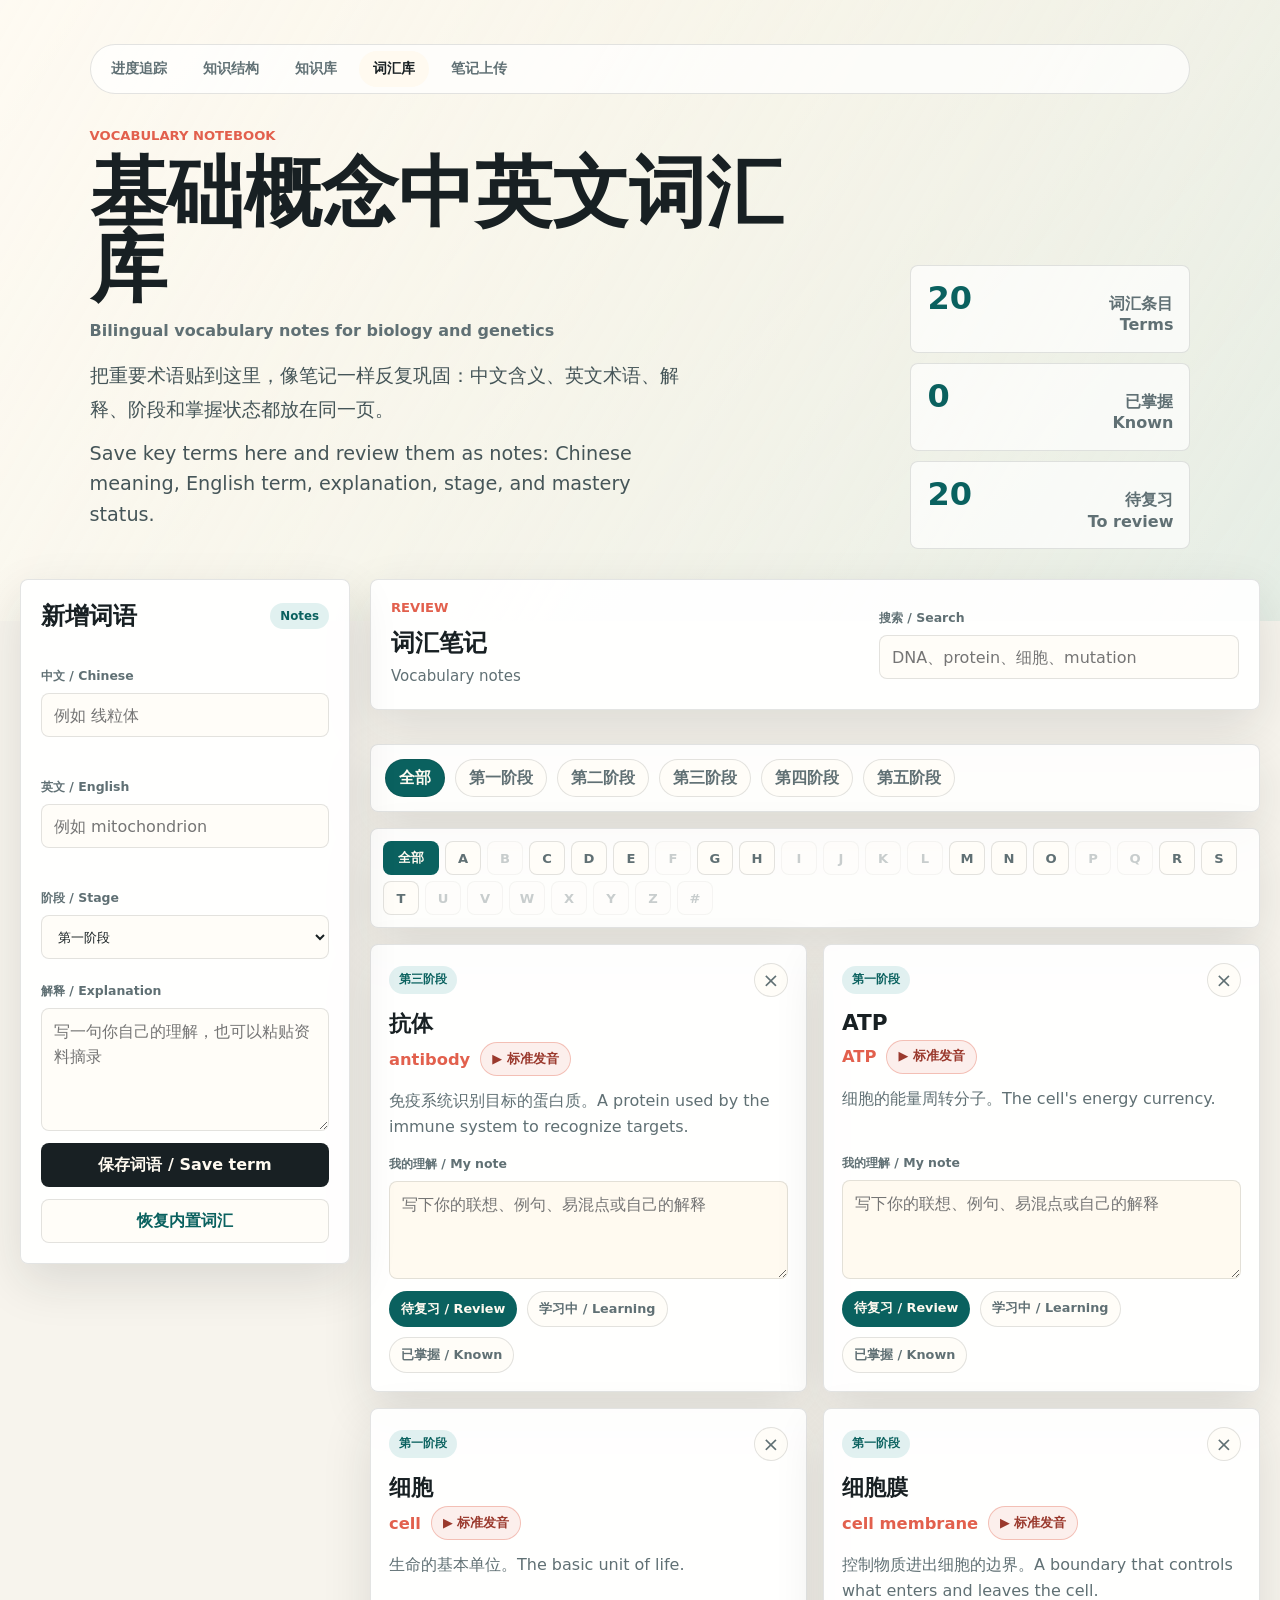
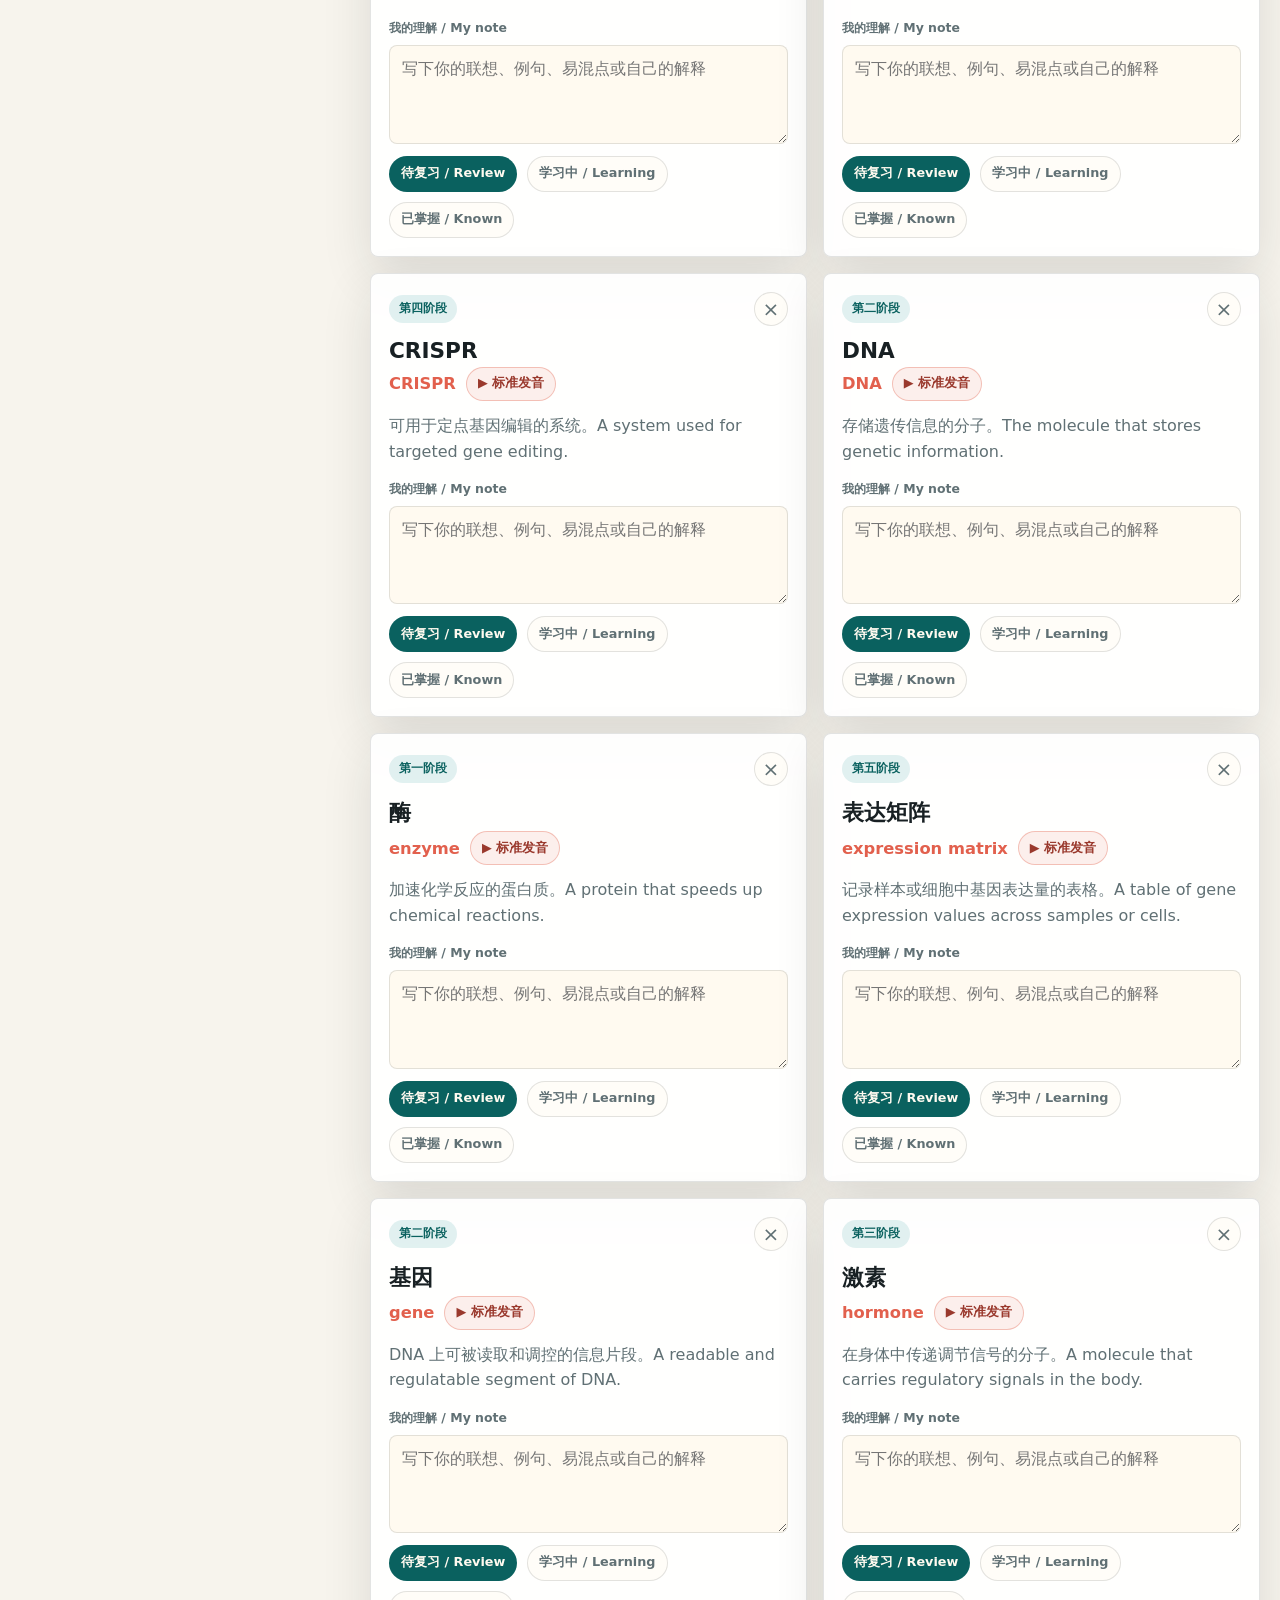
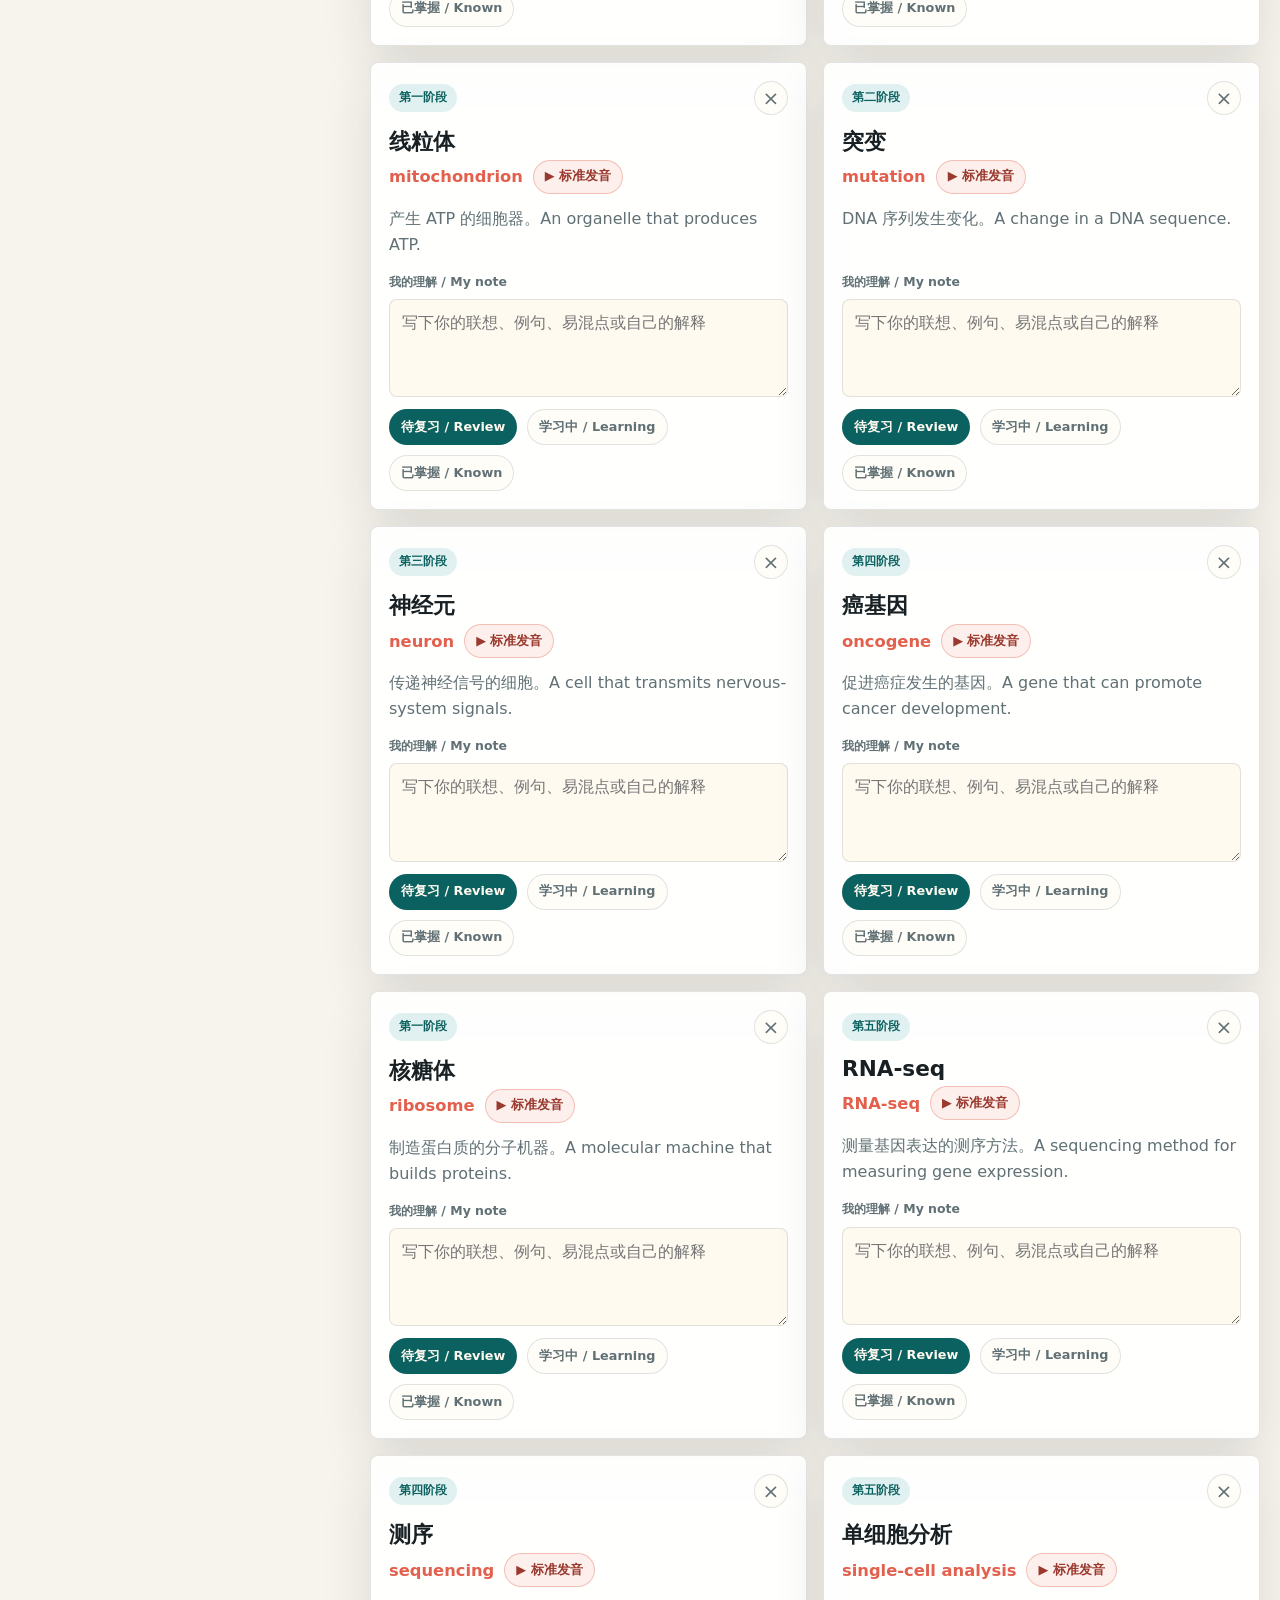
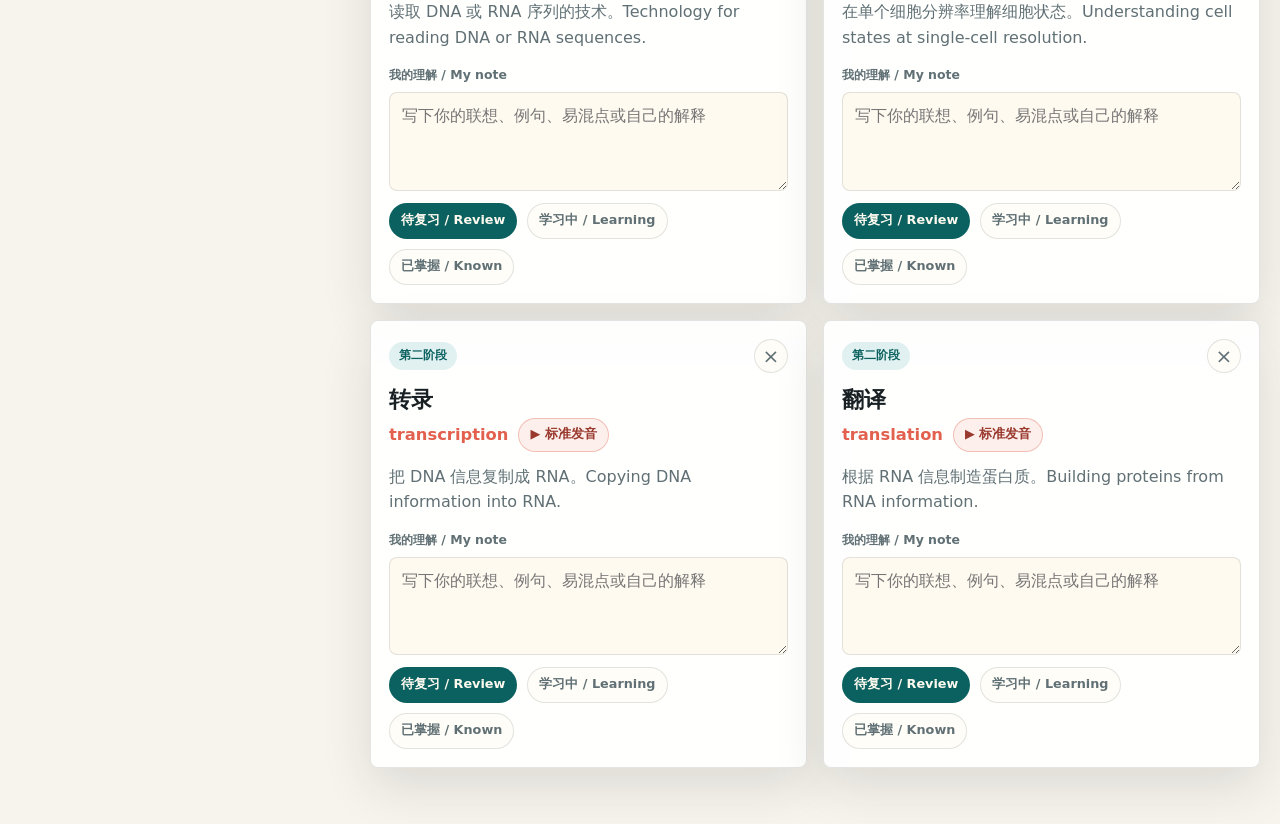
<file: outputs/vocabulary.html>
<!doctype html>
<html lang="zh-CN">
  <head>
    <meta charset="utf-8" />
    <meta name="viewport" content="width=device-width, initial-scale=1" />
    <title>生物与基因词汇库</title>
    <link rel="stylesheet" href="styles.css" />
  </head>
  <body>
    <main class="app-shell">
      <section class="vocab-hero">
        <nav class="top-nav top-nav--light" aria-label="页面导航">
          <a class="top-nav__link" href="index.html">进度追踪</a>
          <a class="top-nav__link" href="knowledge.html">知识结构</a>
          <a class="top-nav__link" href="resources.html">知识库</a>
          <a class="top-nav__link is-active" href="vocabulary.html">词汇库</a>
          <a class="top-nav__link" href="notes.html">笔记上传</a>
        </nav>
        <div class="resources-hero__grid">
          <div>
            <p class="eyebrow">Vocabulary Notebook</p>
            <h1>基础概念中英文词汇库</h1>
            <p class="english-line">Bilingual vocabulary notes for biology and genetics</p>
            <p class="hero__copy">
              把重要术语贴到这里，像笔记一样反复巩固：中文含义、英文术语、解释、阶段和掌握状态都放在同一页。
            </p>
            <p class="hero__copy hero__copy--en">
              Save key terms here and review them as notes: Chinese meaning, English term, explanation, stage, and mastery status.
            </p>
          </div>
          <div class="library-stats" aria-label="词汇统计">
            <span><strong id="termCount">0</strong><em>词汇条目<br />Terms</em></span>
            <span><strong id="knownCount">0</strong><em>已掌握<br />Known</em></span>
            <span><strong id="reviewCount">0</strong><em>待复习<br />To review</em></span>
          </div>
        </div>
      </section>

      <section class="vocab-layout">
        <aside class="panel vocab-tools">
          <div class="panel__header">
            <h2>新增词语</h2>
            <span class="pill">Notes</span>
          </div>
          <form class="term-form" id="termForm">
            <label class="field">
              <span>中文 / Chinese</span>
              <input id="termZh" type="text" placeholder="例如 线粒体" required />
            </label>
            <label class="field">
              <span>英文 / English</span>
              <input id="termEn" type="text" placeholder="例如 mitochondrion" required />
            </label>
            <label class="field">
              <span>阶段 / Stage</span>
              <select id="termStage">
                <option>第一阶段</option>
                <option>第二阶段</option>
                <option>第三阶段</option>
                <option>第四阶段</option>
                <option>第五阶段</option>
              </select>
            </label>
            <label class="notes">
              <span>解释 / Explanation</span>
              <textarea id="termNote" rows="4" placeholder="写一句你自己的理解，也可以粘贴资料摘录"></textarea>
            </label>
            <button class="button button--dark" type="submit">保存词语 / Save term</button>
          </form>
          <button class="button button--subtle" id="loadDefaults" type="button">恢复内置词汇</button>
        </aside>

        <section class="vocab-main">
          <div class="roadmap__top library-heading">
            <div>
              <p class="eyebrow">Review</p>
              <h2>词汇笔记</h2>
              <p class="section-subtitle">Vocabulary notes</p>
            </div>
            <label class="search vocab-search">
              <span>搜索 / Search</span>
              <input id="termSearch" type="search" placeholder="DNA、protein、细胞、mutation" />
            </label>
          </div>
          <div class="phase-tabs vocab-tabs" id="vocabTabs" role="tablist" aria-label="词汇阶段筛选"></div>
          <div class="alphabet-index" id="alphabetIndex" aria-label="A-Z 词汇索引"></div>
          <div class="term-grid" id="termGrid"></div>
        </section>
      </section>
    </main>

    <template id="termTemplate">
      <article class="term-card">
        <div class="term-card__top">
          <span class="term-stage"></span>
          <button class="term-delete" type="button" aria-label="删除词语">×</button>
        </div>
        <h3></h3>
        <div class="term-pronunciation">
          <p class="term-en"></p>
          <button class="speak-button" type="button" aria-label="打开标准英文发音">▶ 标准发音</button>
        </div>
        <p class="term-note"></p>
        <label class="term-personal-note">
          <span>我的理解 / My note</span>
          <textarea rows="3" placeholder="写下你的联想、例句、易混点或自己的解释"></textarea>
        </label>
        <div class="term-actions">
          <button class="status-button" data-status="review" type="button">待复习 / Review</button>
          <button class="status-button" data-status="learning" type="button">学习中 / Learning</button>
          <button class="status-button" data-status="known" type="button">已掌握 / Known</button>
        </div>
      </article>
    </template>

    <script src="vocabulary.js"></script>
  </body>
</html>
</file>
<file: outputs/styles.css>
:root {
  --ink: #182023;
  --muted: #607074;
  --paper: #f7f4ed;
  --panel: #ffffff;
  --teal: #0f8f8a;
  --teal-dark: #0a615f;
  --coral: #e2604d;
  --yellow: #f3bd55;
  --blue: #3569a7;
  --line: rgba(24, 32, 35, 0.12);
  --shadow: 0 18px 50px rgba(24, 32, 35, 0.12);
}

* {
  box-sizing: border-box;
}

body {
  margin: 0;
  min-width: 320px;
  background: var(--paper);
  color: var(--ink);
  font-family: system-ui, -apple-system, BlinkMacSystemFont, "Segoe UI", "Noto Sans SC", sans-serif;
}

button,
input,
textarea {
  font: inherit;
}

.app-shell {
  width: min(1440px, 100%);
  margin: 0 auto;
}

.hero {
  position: relative;
  min-height: 520px;
  overflow: hidden;
  background: #102829;
}

.hero__image,
.hero__overlay {
  position: absolute;
  inset: 0;
}

.hero__image {
  width: 100%;
  height: 100%;
  object-fit: cover;
}

.hero__overlay {
  background:
    linear-gradient(90deg, rgba(12, 30, 31, 0.86) 0%, rgba(12, 30, 31, 0.56) 43%, rgba(12, 30, 31, 0.12) 100%),
    linear-gradient(0deg, rgba(247, 244, 237, 0.06), rgba(247, 244, 237, 0));
}

.hero__content {
  position: relative;
  z-index: 1;
  width: min(760px, calc(100% - 40px));
  padding: 74px 0 98px;
  margin-left: clamp(20px, 7vw, 92px);
  color: #fffaf0;
}

.eyebrow {
  margin: 0 0 12px;
  color: var(--coral);
  font-size: 0.82rem;
  font-weight: 800;
  letter-spacing: 0;
  text-transform: uppercase;
}

h1,
h2,
h3,
p {
  margin-top: 0;
}

h1 {
  max-width: 720px;
  margin-bottom: 18px;
  font-size: clamp(3rem, 7vw, 6.7rem);
  line-height: 0.98;
  letter-spacing: 0;
}

.hero__copy {
  max-width: 610px;
  color: rgba(255, 250, 240, 0.84);
  font-size: clamp(1rem, 1.5vw, 1.22rem);
  line-height: 1.8;
}

.hero__actions,
.phase-tabs {
  display: flex;
  flex-wrap: wrap;
  gap: 10px;
}

.top-nav {
  display: inline-flex;
  gap: 8px;
  margin-bottom: 34px;
  padding: 6px;
  border: 1px solid rgba(255, 250, 240, 0.24);
  border-radius: 999px;
  background: rgba(255, 250, 240, 0.1);
}

.top-nav--light {
  border-color: var(--line);
  background: rgba(255, 255, 255, 0.72);
}

.top-nav__link {
  display: inline-flex;
  align-items: center;
  min-height: 36px;
  border-radius: 999px;
  padding: 0 14px;
  color: rgba(255, 250, 240, 0.8);
  font-size: 0.86rem;
  font-weight: 800;
  text-decoration: none;
}

.top-nav--light .top-nav__link {
  color: var(--muted);
}

.top-nav__link.is-active {
  background: #fffaf0;
  color: var(--ink);
}

.button {
  min-height: 44px;
  border: 0;
  border-radius: 8px;
  padding: 0 18px;
  cursor: pointer;
  font-weight: 800;
}

.button--primary {
  background: var(--yellow);
  color: #20160d;
}

.button--ghost {
  border: 1px solid rgba(255, 250, 240, 0.32);
  background: rgba(255, 250, 240, 0.1);
  color: #fffaf0;
}

.button--dark {
  width: 100%;
  background: var(--ink);
  color: #fffaf0;
}

.summary {
  display: grid;
  grid-template-columns: repeat(4, minmax(0, 1fr));
  gap: 14px;
  width: min(1240px, calc(100% - 32px));
  margin: -52px auto 28px;
  position: relative;
  z-index: 2;
}

.metric,
.panel,
.month-card {
  border: 1px solid var(--line);
  border-radius: 8px;
  background: rgba(255, 255, 255, 0.92);
  box-shadow: var(--shadow);
}

.metric {
  min-height: 138px;
  padding: 20px;
}

.metric__label,
.field span,
.notes span,
.search span {
  display: block;
  color: var(--muted);
  font-size: 0.78rem;
  font-weight: 800;
}

.metric strong {
  display: block;
  margin: 8px 0;
  font-size: clamp(1.8rem, 3vw, 2.7rem);
  line-height: 1;
}

.metric__note {
  min-height: 20px;
  color: var(--muted);
  font-size: 0.9rem;
}

.metric--accent {
  background: #143533;
  color: #fffaf0;
}

.metric--accent .metric__label,
.metric--accent .metric__note {
  color: rgba(255, 250, 240, 0.68);
}

.bar {
  height: 9px;
  overflow: hidden;
  border-radius: 99px;
  background: rgba(15, 143, 138, 0.16);
}

.bar span {
  display: block;
  width: 0%;
  height: 100%;
  border-radius: inherit;
  background: linear-gradient(90deg, var(--teal), var(--coral));
  transition: width 0.25s ease;
}

.planner {
  display: grid;
  grid-template-columns: 310px minmax(0, 1fr);
  gap: 20px;
  width: min(1240px, calc(100% - 32px));
  margin: 0 auto 56px;
}

.panel {
  align-self: start;
  padding: 20px;
}

.panel__header,
.roadmap__top,
.month-card__top {
  display: flex;
  align-items: center;
  justify-content: space-between;
  gap: 14px;
}

.panel__header h2,
.roadmap__top h2 {
  margin-bottom: 0;
}

.panel__header--spaced {
  margin-top: 24px;
}

.pill,
.month-card__badge {
  flex: 0 0 auto;
  border-radius: 999px;
  background: rgba(15, 143, 138, 0.12);
  color: var(--teal-dark);
  padding: 6px 10px;
  font-size: 0.74rem;
  font-weight: 800;
}

.field,
.notes,
.search {
  display: grid;
  gap: 8px;
}

.field {
  margin: 18px 0 12px;
}

input,
select,
textarea {
  width: 100%;
  border: 1px solid var(--line);
  border-radius: 8px;
  background: #fffdf8;
  color: var(--ink);
  outline: none;
}

input {
  height: 44px;
  padding: 0 12px;
}

select {
  height: 44px;
  padding: 0 12px;
}

textarea {
  resize: vertical;
  min-height: 88px;
  padding: 11px 12px;
  line-height: 1.55;
}

input:focus,
select:focus,
textarea:focus {
  border-color: var(--teal);
  box-shadow: 0 0 0 3px rgba(15, 143, 138, 0.16);
}

.streak {
  display: flex;
  align-items: center;
  justify-content: space-between;
  gap: 12px;
  margin-top: 18px;
  padding: 14px;
  border-radius: 8px;
  background: #eef7f6;
}

.streak span {
  color: var(--muted);
  font-size: 0.82rem;
  font-weight: 800;
}

.phase-tabs button {
  border: 1px solid var(--line);
  border-radius: 999px;
  background: #fffdf8;
  color: var(--muted);
  min-height: 38px;
  padding: 0 13px;
  cursor: pointer;
  font-weight: 800;
}

.phase-tabs button.is-active {
  background: var(--teal-dark);
  color: #fffaf0;
}

.roadmap {
  min-width: 0;
}

.roadmap__top {
  margin-bottom: 18px;
}

.search {
  width: min(360px, 44%);
}

.month-grid {
  display: grid;
  grid-template-columns: repeat(2, minmax(0, 1fr));
  gap: 16px;
}

.month-card {
  display: grid;
  gap: 15px;
  padding: 18px;
}

.month-card.is-complete {
  border-color: rgba(15, 143, 138, 0.45);
  background: linear-gradient(180deg, #ffffff, #f1faf8);
}

.month-card h3 {
  margin-bottom: 0;
  font-size: 1.17rem;
  line-height: 1.35;
}

.month-card__goal {
  min-height: 48px;
  margin-bottom: 0;
  color: var(--muted);
  line-height: 1.6;
}

.done-toggle {
  display: inline-flex;
  align-items: center;
  gap: 7px;
  color: var(--muted);
  font-size: 0.84rem;
  font-weight: 800;
}

.done-toggle input {
  width: 18px;
  height: 18px;
  accent-color: var(--teal);
}

.chips,
.outputs {
  display: flex;
  flex-wrap: wrap;
  gap: 8px;
}

.chip,
.output-check {
  border-radius: 999px;
  background: #f0ede5;
  color: #38474a;
  padding: 7px 10px;
  font-size: 0.78rem;
  font-weight: 800;
}

.output-check {
  display: inline-flex;
  align-items: center;
  gap: 7px;
  cursor: pointer;
}

.output-check input {
  width: 15px;
  height: 15px;
  accent-color: var(--coral);
}

.knowledge-hero {
  display: grid;
  align-content: end;
  min-height: 430px;
  padding: 44px clamp(20px, 7vw, 92px) 72px;
  background:
    linear-gradient(135deg, rgba(15, 143, 138, 0.18), rgba(226, 96, 77, 0.12)),
    radial-gradient(circle at 78% 18%, rgba(243, 189, 85, 0.32), transparent 28%),
    #143533;
  color: #fffaf0;
}

.resources-hero {
  display: grid;
  min-height: 430px;
  padding: 44px clamp(20px, 7vw, 92px) 72px;
  background:
    linear-gradient(120deg, rgba(255, 253, 248, 0.88), rgba(255, 253, 248, 0.58)),
    linear-gradient(135deg, rgba(15, 143, 138, 0.2), rgba(53, 105, 167, 0.18)),
  #f4efe4;
}

.vocab-hero {
  display: grid;
  min-height: 430px;
  padding: 44px clamp(20px, 7vw, 92px) 72px;
  background:
    linear-gradient(120deg, rgba(255, 253, 248, 0.9), rgba(255, 253, 248, 0.5)),
    linear-gradient(135deg, rgba(243, 189, 85, 0.26), rgba(15, 143, 138, 0.18)),
    #f5efe3;
}

.notes-hero {
  display: grid;
  min-height: 430px;
  padding: 44px clamp(20px, 7vw, 92px) 72px;
  background:
    linear-gradient(120deg, rgba(255, 253, 248, 0.9), rgba(255, 253, 248, 0.52)),
    linear-gradient(135deg, rgba(53, 105, 167, 0.22), rgba(243, 189, 85, 0.2)),
    #f3f0e7;
}

.knowledge-hero h1 {
  max-width: 900px;
  font-size: clamp(2.7rem, 6vw, 5.8rem);
}

.resources-hero h1,
.vocab-hero h1,
.notes-hero h1 {
  color: var(--ink);
  font-size: clamp(2.7rem, 6vw, 5.8rem);
}

.resources-hero .hero__copy,
.vocab-hero .hero__copy,
.notes-hero .hero__copy {
  color: #455558;
}

.hero__copy--en,
.english-line,
.section-subtitle,
.resource-title-en,
.resource-goal-en,
.resource-output-en {
  color: var(--muted);
  font-style: normal;
  line-height: 1.58;
}

.hero__copy--en {
  margin-top: -8px;
  color: #536365;
}

.english-line {
  margin: -6px 0 16px;
  font-size: 1rem;
  font-weight: 800;
}

.section-subtitle {
  margin: 6px 0 0;
  font-size: 0.94rem;
}

.resources-hero__grid {
  display: grid;
  grid-template-columns: minmax(0, 1fr) 280px;
  align-items: end;
  gap: 28px;
  margin-top: auto;
}

.library-stats {
  display: grid;
  gap: 10px;
}

.library-stats span {
  display: flex;
  align-items: baseline;
  justify-content: space-between;
  gap: 18px;
  border: 1px solid var(--line);
  border-radius: 8px;
  background: rgba(255, 255, 255, 0.68);
  padding: 16px;
  color: var(--muted);
  font-weight: 800;
}

.library-stats em {
  font-style: normal;
  line-height: 1.35;
  text-align: right;
}

.library-stats strong {
  color: var(--teal-dark);
  font-size: 2rem;
  line-height: 1;
}

.knowledge-layout {
  display: grid;
  grid-template-columns: 300px minmax(0, 1fr);
  gap: 20px;
  width: min(1240px, calc(100% - 32px));
  margin: -42px auto 56px;
  position: relative;
  z-index: 2;
}

.library-layout {
  display: grid;
  grid-template-columns: 300px minmax(0, 1fr);
  gap: 20px;
  width: min(1240px, calc(100% - 32px));
  margin: -42px auto 56px;
  position: relative;
  z-index: 2;
}

.vocab-layout {
  display: grid;
  grid-template-columns: 330px minmax(0, 1fr);
  gap: 20px;
  width: min(1240px, calc(100% - 32px));
  margin: -42px auto 56px;
  position: relative;
  z-index: 2;
}

.notes-layout {
  display: grid;
  grid-template-columns: 340px minmax(0, 1fr);
  gap: 20px;
  width: min(1240px, calc(100% - 32px));
  margin: -42px auto 56px;
  position: relative;
  z-index: 2;
}

.map-legend {
  position: sticky;
  top: 18px;
}

.library-tools,
.vocab-tools,
.notes-uploader {
  position: sticky;
  top: 18px;
}

.library-search {
  margin: 18px 0;
  width: 100%;
}

.library-tabs {
  margin-bottom: 18px;
}

.local-note {
  border-radius: 8px;
  background: #eef7f6;
  padding: 14px;
}

.local-note strong {
  display: block;
  margin-bottom: 6px;
}

.local-note p {
  margin-bottom: 0;
  color: var(--muted);
  line-height: 1.55;
}

.local-note .english-line {
  margin: 8px 0 0;
  font-size: 0.88rem;
  font-weight: 700;
}

.legend-list {
  display: grid;
  gap: 14px;
  margin: 18px 0 20px;
  padding-left: 20px;
}

.legend-list li {
  padding-left: 4px;
}

.legend-list strong,
.legend-list span {
  display: block;
}

.legend-list strong {
  margin-bottom: 4px;
}

.legend-list span {
  color: var(--muted);
  line-height: 1.55;
}

.nav-button {
  display: inline-flex;
  align-items: center;
  justify-content: center;
  text-decoration: none;
}

.knowledge-main,
.map-section {
  display: grid;
  gap: 18px;
}

.library-main {
  display: grid;
  gap: 18px;
}

.vocab-main {
  display: grid;
  align-content: start;
  gap: 16px;
}

.notes-main {
  display: grid;
  align-content: start;
  gap: 16px;
}

.term-form {
  display: grid;
  gap: 12px;
  margin-top: 18px;
}

.upload-zone {
  display: grid;
  gap: 6px;
  border: 1px dashed rgba(15, 143, 138, 0.48);
  border-radius: 8px;
  background: #eef7f6;
  padding: 16px;
  cursor: pointer;
}

.upload-zone span {
  color: var(--ink);
  font-weight: 900;
}

.upload-zone em {
  color: var(--muted);
  font-style: normal;
  line-height: 1.4;
}

.upload-zone input {
  height: auto;
  border: 0;
  background: transparent;
  padding: 8px 0 0;
}

.button--subtle {
  width: 100%;
  margin-top: 12px;
  border: 1px solid var(--line);
  background: #fffdf8;
  color: var(--teal-dark);
}

.vocab-search {
  width: min(360px, 44%);
}

.vocab-tabs {
  border: 1px solid var(--line);
  border-radius: 8px;
  background: rgba(255, 255, 255, 0.84);
  box-shadow: var(--shadow);
  padding: 14px;
}

.alphabet-index {
  display: flex;
  flex-wrap: wrap;
  gap: 6px;
  border: 1px solid var(--line);
  border-radius: 8px;
  background: rgba(255, 255, 255, 0.84);
  box-shadow: var(--shadow);
  padding: 12px;
}

.alphabet-index button {
  min-width: 36px;
  min-height: 34px;
  border: 1px solid var(--line);
  border-radius: 8px;
  background: #fffdf8;
  color: var(--muted);
  cursor: pointer;
  font-size: 0.82rem;
  font-weight: 900;
}

.alphabet-index button:first-child {
  min-width: 56px;
}

.alphabet-index button.is-active {
  border-color: transparent;
  background: var(--teal-dark);
  color: #fffaf0;
}

.alphabet-index button:disabled {
  cursor: not-allowed;
  opacity: 0.34;
}

.term-grid {
  display: grid;
  grid-template-columns: repeat(2, minmax(0, 1fr));
  gap: 16px;
}

.note-grid {
  display: grid;
  grid-template-columns: repeat(2, minmax(0, 1fr));
  gap: 16px;
}

.term-card {
  display: grid;
  gap: 12px;
  border: 1px solid var(--line);
  border-radius: 8px;
  background: rgba(255, 255, 255, 0.92);
  box-shadow: var(--shadow);
  padding: 18px;
}

.note-card {
  display: grid;
  gap: 13px;
  border: 1px solid var(--line);
  border-radius: 8px;
  background: rgba(255, 255, 255, 0.92);
  box-shadow: var(--shadow);
  padding: 18px;
}

.note-card__top {
  display: flex;
  align-items: center;
  justify-content: space-between;
  gap: 10px;
}

.note-stage {
  border-radius: 999px;
  background: rgba(53, 105, 167, 0.12);
  color: var(--blue);
  padding: 6px 10px;
  font-size: 0.74rem;
  font-weight: 900;
}

.note-preview {
  display: grid;
  place-items: center;
  min-height: 170px;
  overflow: hidden;
  border-radius: 8px;
  background: #eef1ef;
}

.note-preview img {
  width: 100%;
  height: 220px;
  object-fit: cover;
}

.note-preview span {
  display: grid;
  place-items: center;
  width: 86px;
  height: 108px;
  border-radius: 8px;
  background: #fffdf8;
  color: var(--coral);
  font-weight: 900;
  box-shadow: 0 10px 26px rgba(24, 32, 35, 0.12);
}

.note-card h3 {
  margin-bottom: -6px;
  font-size: 1.2rem;
  line-height: 1.35;
}

.note-meta,
.note-comment {
  margin-bottom: 0;
  color: var(--muted);
  line-height: 1.55;
}

.note-meta {
  font-size: 0.86rem;
  font-weight: 800;
}

.note-open {
  width: 100%;
}

.term-card[data-status="known"] {
  border-color: rgba(15, 143, 138, 0.45);
  background: linear-gradient(180deg, #ffffff, #f1faf8);
}

.term-card__top,
.term-actions {
  display: flex;
  align-items: center;
  justify-content: space-between;
  gap: 10px;
}

.term-stage {
  border-radius: 999px;
  background: rgba(15, 143, 138, 0.12);
  color: var(--teal-dark);
  padding: 6px 10px;
  font-size: 0.74rem;
  font-weight: 900;
}

.term-delete {
  width: 34px;
  height: 34px;
  border: 1px solid var(--line);
  border-radius: 999px;
  background: #fffdf8;
  color: var(--muted);
  cursor: pointer;
  font-size: 1.25rem;
  line-height: 1;
}

.term-card h3 {
  margin-bottom: -8px;
  font-size: 1.35rem;
}

.term-en {
  margin-bottom: 0;
  color: var(--coral);
  font-size: 1.02rem;
  font-weight: 900;
}

.term-pronunciation {
  display: flex;
  flex-wrap: wrap;
  align-items: center;
  gap: 10px;
}

.speak-button {
  min-height: 34px;
  border: 1px solid rgba(226, 96, 77, 0.34);
  border-radius: 999px;
  background: rgba(226, 96, 77, 0.1);
  color: #9a392d;
  cursor: pointer;
  padding: 0 11px;
  font-size: 0.8rem;
  font-weight: 900;
}

.speak-button:hover,
.speak-button:focus {
  border-color: var(--coral);
  box-shadow: 0 0 0 3px rgba(226, 96, 77, 0.12);
}

.term-note {
  min-height: 56px;
  margin-bottom: 0;
  color: var(--muted);
  line-height: 1.62;
}

.term-personal-note {
  display: grid;
  gap: 8px;
}

.term-personal-note span {
  color: var(--muted);
  font-size: 0.78rem;
  font-weight: 900;
}

.term-personal-note textarea {
  min-height: 86px;
  background: #fffaf0;
}

.term-actions {
  flex-wrap: wrap;
  justify-content: flex-start;
}

.status-button {
  min-height: 36px;
  border: 1px solid var(--line);
  border-radius: 999px;
  background: #fffdf8;
  color: var(--muted);
  cursor: pointer;
  padding: 0 11px;
  font-size: 0.8rem;
  font-weight: 900;
}

.status-button.is-active {
  border-color: transparent;
  background: var(--teal-dark);
  color: #fffaf0;
}

.map-section {
  border: 1px solid var(--line);
  border-radius: 8px;
  background: rgba(255, 255, 255, 0.92);
  box-shadow: var(--shadow);
  padding: 22px;
}

.library-heading {
  border: 1px solid var(--line);
  border-radius: 8px;
  background: rgba(255, 255, 255, 0.92);
  box-shadow: var(--shadow);
  padding: 20px;
}

.resource-grid {
  display: grid;
  gap: 16px;
}

.resource-card {
  display: grid;
  gap: 18px;
  border: 1px solid var(--line);
  border-radius: 8px;
  background: rgba(255, 255, 255, 0.92);
  box-shadow: var(--shadow);
  padding: 20px;
}

.empty-state {
  border: 1px dashed rgba(24, 32, 35, 0.24);
  border-radius: 8px;
  background: rgba(255, 255, 255, 0.72);
  padding: 34px 20px;
  text-align: center;
}

.empty-state h3 {
  margin-bottom: 8px;
}

.empty-state p {
  margin-bottom: 0;
  color: var(--muted);
}

.resource-card__top {
  display: flex;
  flex-wrap: wrap;
  justify-content: space-between;
  gap: 10px;
}

.resource-phase,
.resource-months {
  border-radius: 999px;
  padding: 6px 10px;
  font-size: 0.74rem;
  font-weight: 900;
}

.resource-phase {
  background: rgba(15, 143, 138, 0.12);
  color: var(--teal-dark);
}

.resource-months {
  background: rgba(226, 96, 77, 0.12);
  color: #9a392d;
}

.resource-card h3 {
  margin-bottom: -6px;
  font-size: 1.35rem;
}

.resource-title-en {
  margin: -10px 0 -4px;
  font-weight: 800;
}

.resource-goal {
  margin-bottom: 0;
  color: var(--muted);
  line-height: 1.65;
}

.resource-goal-en {
  margin: -10px 0 0;
  font-size: 0.94rem;
}

.resource-section {
  border-top: 1px solid var(--line);
  padding-top: 16px;
}

.resource-section h4 {
  margin: 0 0 10px;
  font-size: 0.86rem;
  color: var(--ink);
}

.local-list {
  display: grid;
  gap: 8px;
  margin: 0;
  padding-left: 20px;
  color: #405054;
  line-height: 1.6;
}

.local-list li span,
.local-list li em {
  display: block;
}

.local-list li em {
  margin-top: 3px;
  color: var(--muted);
  font-style: normal;
  font-size: 0.92rem;
  line-height: 1.5;
}

.link-list {
  display: grid;
  grid-template-columns: repeat(2, minmax(0, 1fr));
  gap: 10px;
}

.resource-link {
  display: grid;
  gap: 5px;
  min-height: 92px;
  border: 1px solid var(--line);
  border-radius: 8px;
  background: #fffdf8;
  padding: 13px;
  color: inherit;
  text-decoration: none;
}

.resource-link:hover,
.resource-link:focus {
  border-color: rgba(15, 143, 138, 0.5);
  box-shadow: 0 0 0 3px rgba(15, 143, 138, 0.12);
}

.resource-link strong {
  color: var(--teal-dark);
}

.resource-link span {
  color: var(--muted);
  font-size: 0.88rem;
  line-height: 1.45;
}

.resource-output {
  margin-bottom: 0;
  color: #405054;
  line-height: 1.65;
}

.resource-output-en {
  margin: 6px 0 0;
  font-size: 0.94rem;
}

.layer-map {
  display: grid;
  grid-template-columns: repeat(9, minmax(0, auto));
  align-items: stretch;
  gap: 10px;
}

.layer-node {
  display: grid;
  place-items: center;
  min-height: 132px;
  border-radius: 8px;
  padding: 16px;
  color: #fffaf0;
  text-align: center;
  font-size: 1.05rem;
  font-weight: 900;
}

.layer-node span {
  display: block;
  margin-top: 8px;
  color: rgba(255, 250, 240, 0.78);
  font-size: 0.78rem;
  font-weight: 700;
  line-height: 1.45;
}

.level-1 {
  background: #4d6d73;
}

.level-2 {
  background: var(--blue);
}

.level-3 {
  background: var(--teal-dark);
}

.level-4 {
  background: #7b6a3c;
}

.level-5 {
  background: var(--coral);
}

.map-arrow {
  display: grid;
  place-items: center;
  min-width: 24px;
  color: var(--muted);
  font-weight: 900;
}

.central-dogma {
  display: grid;
  grid-template-columns: minmax(0, 1fr) 96px minmax(0, 1fr) 96px minmax(0, 1fr);
  align-items: center;
  gap: 10px;
}

.dogma-card,
.knowledge-card,
.focus-card {
  border: 1px solid var(--line);
  border-radius: 8px;
  background: #fffdf8;
  padding: 18px;
}

.dogma-card {
  min-height: 178px;
}

.dogma-card span {
  color: var(--coral);
  font-size: 0.8rem;
  font-weight: 900;
}

.dogma-card h3,
.knowledge-card h3,
.focus-card h3 {
  margin: 8px 0 8px;
}

.dogma-card p,
.knowledge-card p,
.focus-card p {
  margin-bottom: 0;
  color: var(--muted);
  line-height: 1.65;
}

.dna {
  border-top: 5px solid var(--blue);
}

.rna {
  border-top: 5px solid var(--teal);
}

.protein {
  border-top: 5px solid var(--coral);
}

.dogma-flow {
  display: grid;
  place-items: center;
  min-height: 44px;
  border-radius: 999px;
  background: #eff6f4;
  color: var(--teal-dark);
  font-weight: 900;
}

.concept-board {
  position: relative;
  min-height: 420px;
  overflow: hidden;
  border-radius: 8px;
  background:
    linear-gradient(90deg, rgba(24, 32, 35, 0.05) 1px, transparent 1px),
    linear-gradient(rgba(24, 32, 35, 0.05) 1px, transparent 1px),
    #fffdf8;
  background-size: 40px 40px;
}

.concept-lines {
  position: absolute;
  inset: 0;
  width: 100%;
  height: 100%;
  pointer-events: none;
}

.concept-lines path {
  fill: none;
  stroke: rgba(15, 143, 138, 0.35);
  stroke-linecap: round;
  stroke-width: 4;
}

.concept-node {
  position: absolute;
  z-index: 1;
  width: 132px;
  min-height: 58px;
  border: 2px solid rgba(24, 32, 35, 0.12);
  border-radius: 999px;
  background: #ffffff;
  color: var(--ink);
  cursor: pointer;
  font-weight: 900;
  box-shadow: 0 10px 28px rgba(24, 32, 35, 0.11);
}

.concept-node.core {
  width: 150px;
  min-height: 72px;
  background: var(--teal-dark);
  color: #fffaf0;
  font-size: 1.1rem;
}

.concept-node.is-selected {
  border-color: var(--coral);
  box-shadow: 0 0 0 5px rgba(226, 96, 77, 0.18);
}

.concept-node[data-focus="gene"] {
  left: calc(50% - 75px);
  top: 164px;
}

.concept-node[data-focus="cell"] {
  left: 7%;
  top: 74px;
}

.concept-node[data-focus="regulation"] {
  left: 24%;
  bottom: 70px;
}

.concept-node[data-focus="evolution"] {
  right: 17%;
  top: 68px;
}

.concept-node[data-focus="disease"] {
  right: 7%;
  bottom: 70px;
}

.concept-node[data-focus="engineering"] {
  right: 23%;
  top: 208px;
}

.concept-node[data-focus="data"] {
  left: 10%;
  top: 246px;
}

.focus-card {
  display: grid;
  gap: 10px;
}

.knowledge-cards {
  display: grid;
  grid-template-columns: repeat(3, minmax(0, 1fr));
  gap: 16px;
}

.knowledge-card {
  min-height: 180px;
}

@media (max-width: 980px) {
  .summary,
  .planner,
  .knowledge-layout,
  .library-layout,
  .vocab-layout,
  .notes-layout,
  .resources-hero__grid {
    grid-template-columns: 1fr 1fr;
  }

  .controls {
    grid-column: 1 / -1;
  }

  .roadmap,
  .knowledge-main,
  .library-main,
  .vocab-main,
  .notes-main {
    grid-column: 1 / -1;
  }

  .map-legend,
  .library-tools,
  .vocab-tools,
  .notes-uploader {
    position: static;
    grid-column: 1 / -1;
  }

  .layer-map,
  .central-dogma,
  .knowledge-cards,
  .link-list,
  .term-grid,
  .note-grid {
    grid-template-columns: 1fr;
  }

  .map-arrow {
    min-height: 20px;
    transform: rotate(90deg);
  }

  .dogma-flow {
    width: min(180px, 100%);
    justify-self: center;
  }
}

@media (max-width: 720px) {
  .hero {
    min-height: 560px;
  }

  .hero__content {
    width: min(100% - 32px, 680px);
    margin: 0 auto;
    padding-top: 54px;
  }

  .summary,
  .planner,
  .knowledge-layout,
  .library-layout,
  .vocab-layout,
  .notes-layout,
  .resources-hero__grid,
  .month-grid {
    grid-template-columns: 1fr;
  }

  .search {
    width: 100%;
  }

  .roadmap__top {
    align-items: stretch;
    flex-direction: column;
  }

  .top-nav {
    width: 100%;
    justify-content: center;
  }

  .knowledge-hero {
    min-height: 520px;
    padding: 28px 16px 70px;
  }

  .resources-hero {
    min-height: 560px;
    padding: 28px 16px 70px;
  }

  .vocab-hero {
    min-height: 560px;
    padding: 28px 16px 70px;
  }

  .notes-hero {
    min-height: 560px;
    padding: 28px 16px 70px;
  }

  .vocab-search {
    width: 100%;
  }

  .concept-board {
    display: grid;
    gap: 10px;
    min-height: 0;
    padding: 14px;
  }

  .concept-lines {
    display: none;
  }

  .concept-node,
  .concept-node.core,
  .concept-node[data-focus] {
    position: static;
    width: 100%;
    min-height: 50px;
  }
}
</file>
